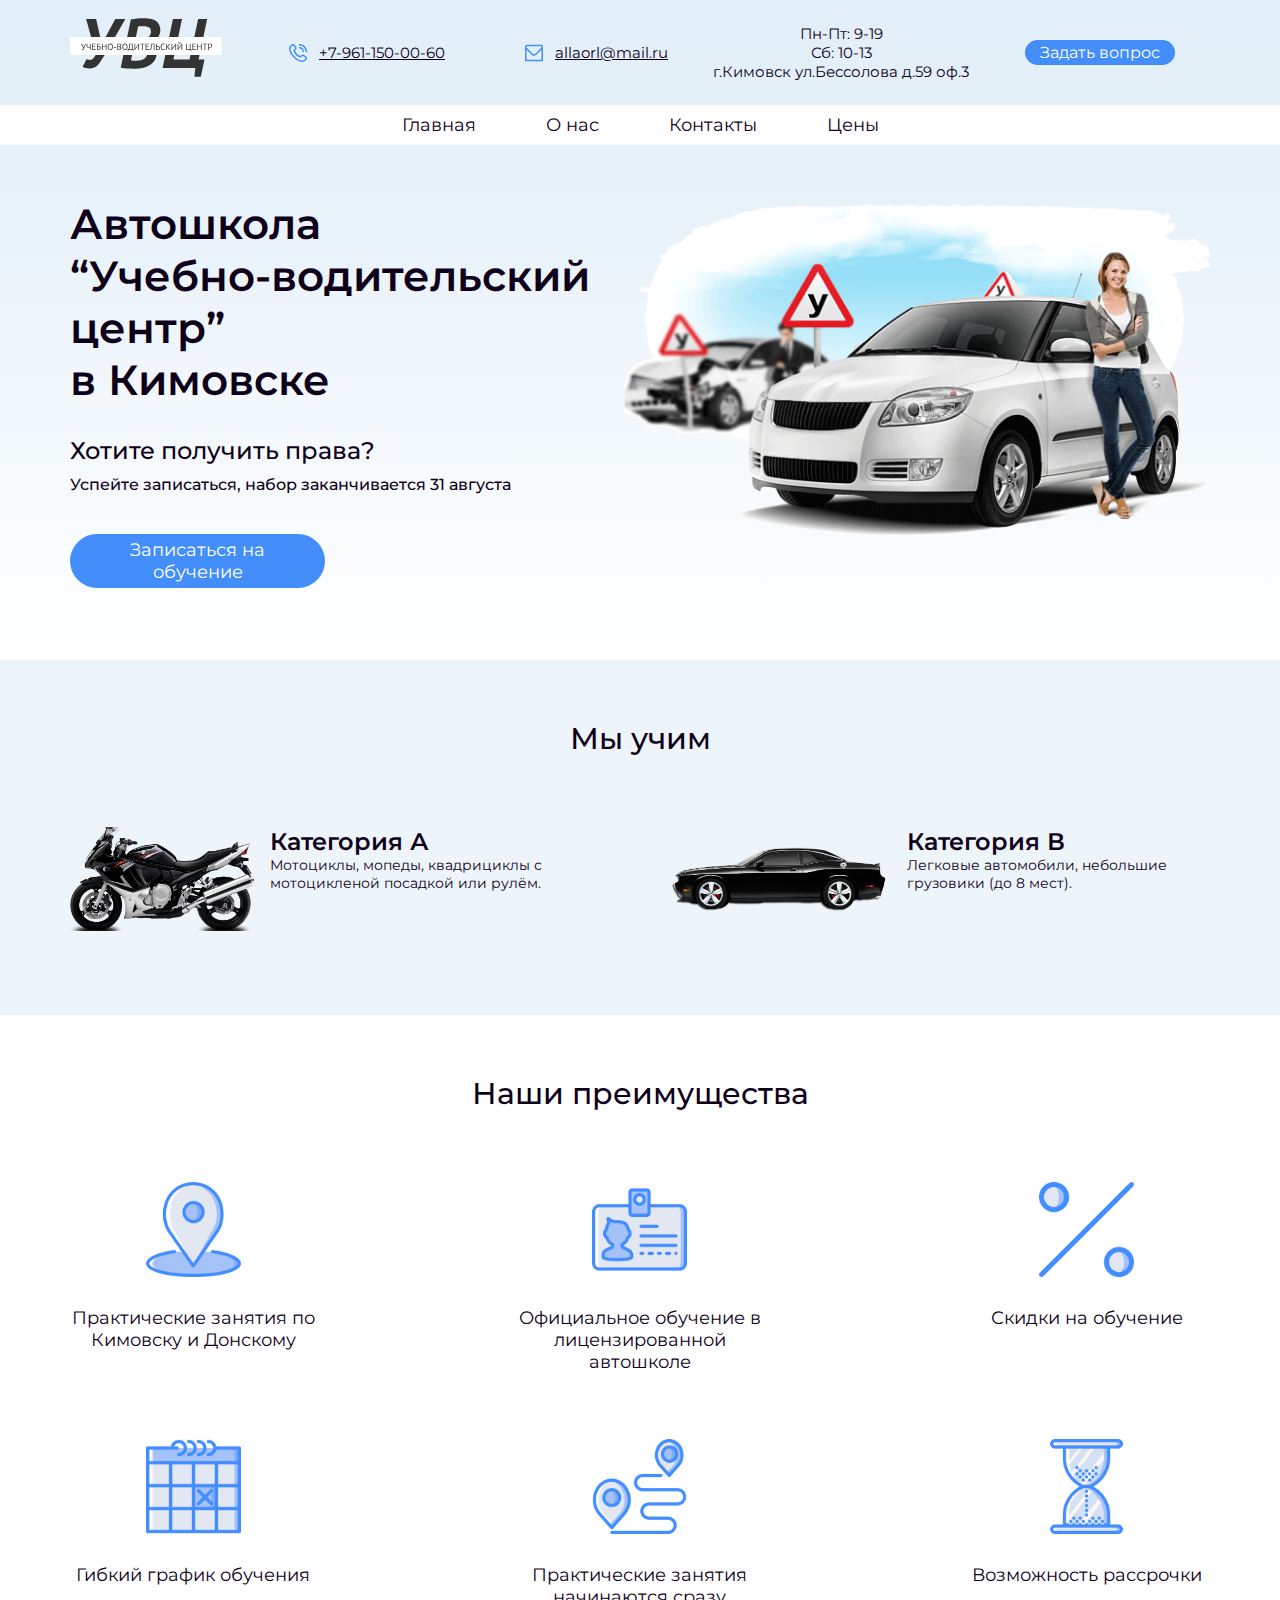
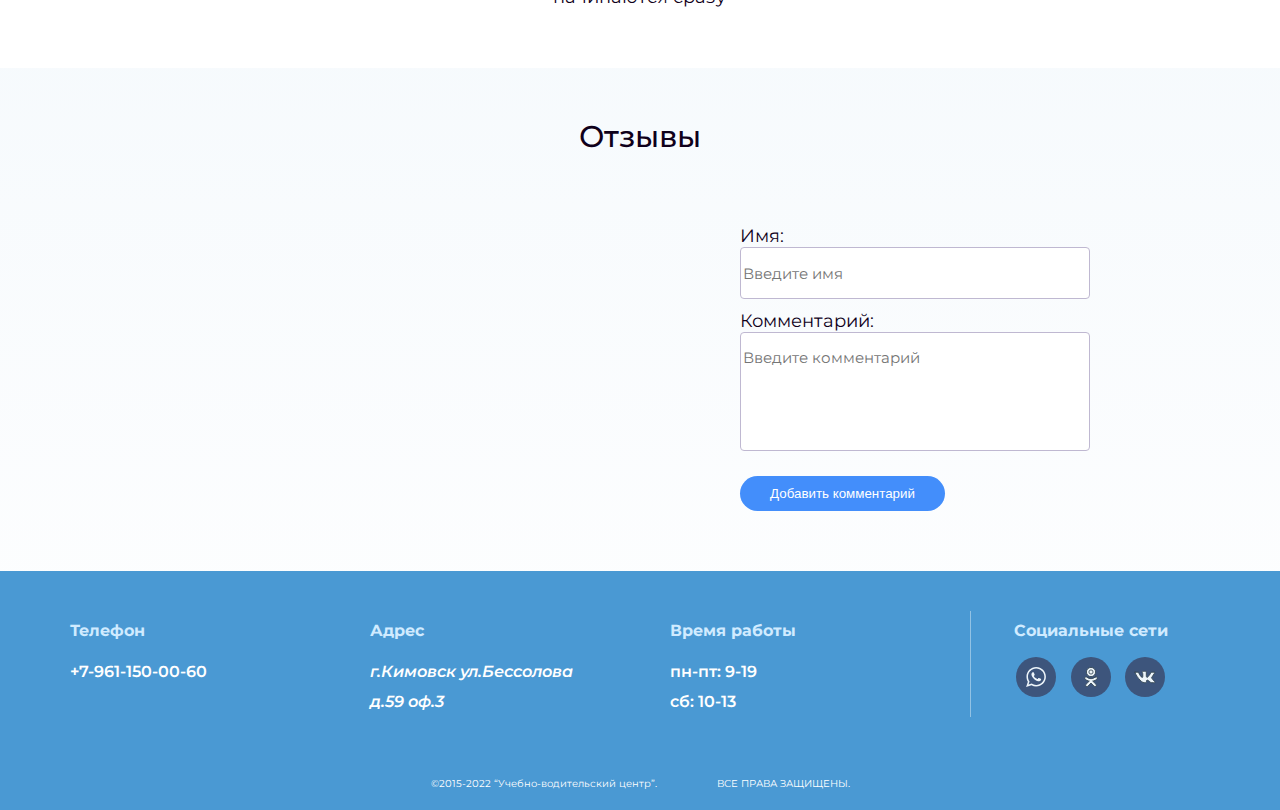
<file: index.html>
<!DOCTYPE html>
<html lang="ru">
<head>
    <meta charset="UTF-8">
    <meta http-equiv="X-UA-Compatible" content="IE=edge">
    <meta name="viewport" content="width=device-width, initial-scale=1.0">
    <meta name="yandex-verification" content="c15ad213c80458cd">
    <script type="text/javascript" async="" src="https://www.google-analytics.com/analytics.js"></script>
    <meta name="description" content="Пройди обучение в автошколе и получи права категории А и Б. Учебно-водительский центр - профессиональные инструкторы и современный автопарк в городе Кимовск">
    <link rel="canonical" href="https://yvc-kim.ru/">
    <meta property="og:title" content="Автошкола в Кимовске: отучиться на права категории А и Б - Учебно-водительский центр | Главная">
    <meta property="og:description" content="Пройди обучение в автошколе и получи права категории А и Б. Учебно-водительский центр - профессиональные инструкторы и современный автопарк в городе Кимовск">
    <meta name="twitter:description" content="Пройди обучение в автошколе и получи права категории А и Б. Учебно-водительский центр - профессиональные инструкторы и современный автопарк в городе Кимовск">
    <meta name="twitter:title" content="Автошкола в Кимовске: отучиться на права категории А и Б - Учебно-водительский центр | Главная">
    <title>Автошкола в Кимовске: отучиться на права категории А и Б - Учебно-водительский центр | Главная</title>
    <link rel="preconnect" href="https://fonts.googleapis.com">
    <link rel="preconnect" href="https://fonts.gstatic.com" crossorigin>
    <link href="https://fonts.googleapis.com/css2?family=Montserrat:wght@400;500;600;700&display=swap" rel="stylesheet">
    <link rel="stylesheet" href="css/main.css">
</head>
<body>
    <header>
        <div class="container">
            <div class="header-els">
                <div class="header-icon">
                    <img src="img/logo.svg" alt="" class="logo">
                </div>
                <a href="tel:+7-961-150-00-60" class="item-menu menu-bg tel-menu">+7-961-150-00-60</a>
                <a href="mailto:allaorl@mail.ru" class="item-menu menu-bg mail-menu">allaorl@mail.ru</a>
                <p class="text-menu">Пн-Пт: 9-19 <br> Сб: 10-13 <br>
                    г.Кимовск ул.Бессолова д.59 оф.3 </p>
                <a href="contacts.html" class="header-el item-menu btn btn-menu">Задать вопрос</a>
            </div>
        </div>
    </header>
    <div class="hero">
        <div class="nav">
            <div class="menu container">
                <a href="index.html" class="item-menu nav-menu">Главная</a>
                <a href="about.html" class="item-menu nav-menu">О нас</a>
                <a href="contacts.html" class="item-menu nav-menu">Контакты</a>
                <a href="price.html" class="item-menu nav-menu">Цены</a>
            </div>
        </div>
        
        <section class="subscription-page">
            <div class="container wrapper">
                <div class="offer">
                    <h1 class="title">Автошкола <br> “Учебно-водительский центр” <br> в Кимовске</h1>
                    <p class="offer-text">
                        <span>Хотите получить права?<br></span> 
                        Успейте записаться, набор заканчивается 31 августа
                    </p>
                    <a class="btn" id="btn-form">Записаться на обучение</a>
                    <div id="wrapper-modal">
                        <div id="overlay"><span id="btn-close" class="close">&#10006</span></div>
                        <div id="modal-window">
                            <div>
                            </div>
                            <div class="content">
                                <form class="form-contacts form-rec">
                                    <h3 class="title-rec">Записаться на обучение</h3>
                                    <div class="form-group">
                                        <input type="name" class="form-control index-input" placeholder="Имя Фамилия" required>
                                    </div>
                                    <div class="form-group">
                                        <input type="tel" class="form-control index-input" placeholder="Телефон" required>
                                    </div>
                                    <div class="form-group">
                                        <input id="checkbox" required type="checkbox">
                                        <label for="modal-checkbox">Нажимая кнопку "Отправить", я даю согласие на обработку моих персональных данных </label>
                                    </div>
                                    <div class="form-group text-right">
                                        <button type="submit" class="btn btn-primary btn-rec">Отправить</button>
                                    </div>
                                </form>
                            </div>
                        </div>
                    </div>
                </div>
                <img src="img/about_img.png" alt="" class="offer-img">
            </div>
        </section>
    </div>
    <section class="learn">
        <div class="container">
            <h2 class="title-h2">Мы учим</h2> 
            <div class="learn-cards">
                <div class="learn-card">
                    <img src="img/motorcycle.png" alt="" class="img-learn">
                    <div class="learn-item">
                        <p class="learn-title">Категория А</p>
                        <p class="learn-text">Мотоциклы, мопеды, квадрициклы с мотоцикленой посадкой или рулём.</p>
                    </div>
                </div>
                <div class="learn-card">
                    <img src="img/learn-car.png" alt="" class="img-learn">
                    <div class="learn-item">
                        <p class="learn-title">Категория В</p>
                        <p class="learn-text">Легковые автомобили, небольшие грузовики (до 8 мест).</p>
                    </div>
                </div>
            </div>
        </div>
    </section>
    <section class="privilege">
        <div class="container">
            <h2 class="title-h2">Наши преимущества</h2>   
            <div class="privilege-card">
                <div class="item-card">
                    <img src="img/icon-place.png" alt="" class="img-card">
                    <p class="card-title">Практические занятия по Кимовску и Донскому</p>
                </div>
                <div class="item-card">
                    <img src="img/icon-card.png" alt="" class="img-card">
                    <p class="card-title">Официальное обучение в лицензированной автошколе</p>
                </div>
                <div class="item-card">
                    <img src="img/icon-percent.png" alt="" class="img-card">
                    <p class="card-title">Скидки на обучение</p>
                </div>
            </div>
            <br><br><br>
            <div class="privilege-card">
                <div class="item-card">
                    <img src="img/icon-calendar.png" alt="" class="img-card">
                    <p class="card-title">Гибкий график обучения</p>
                </div>
                <div class="item-card">
                    <img src="img/icon-route.png" alt="" class="img-card">
                    <p class="card-title">Практические занятия начинаются сразу</p>
                </div>
                <div class="item-card">
                    <img src="img/icon-hourglass.png" alt="" class="img-card">
                    <p class="card-title">Возможность рассрочки</p>
                </div>
            </div>
        </div>
    </section>
    <section class="comment">
        <div class="container">
            <h2 class="title-h2">
                Отзывы
            </h2>
            <div class="wrap">
                <div class="row">
                    <div class="col-lg-6">
                        <div id="comment-field"></div>
                    </div>
                    <div class="col-lg-6">
                        <form class="form-comment">
                            <div class="form-group">
                                <label for="comment-name">Имя:</label>
                                <input type="name" class="form-control" id="comment-name" placeholder="Введите имя">
                            </div>
                            <div class="form-group">
                                <label for="comment-body">Комментарий:</label> <br>
                                <textarea type="password" class="form-control form-message" id="comment-body" placeholder="Введите комментарий"></textarea>
                            </div>
                            <div class="form-group text-right">
                                <button type="submit" id="comment-add" class="btn btn-primary">Добавить комментарий</button>
                            </div>
                        </form>
                    </div>
                </div>
            </div>
         </div>       
    </section>
    <footer>
        <div class="footer container">
            <div class="footer-top">
                <div class="footer-column">
                    <h3 class="footer-title">Телефон</h3>
                    <a href="tel:+7-961-150-00-60" class="footer-text">+7-961-150-00-60</a>
                </div>
                <div class="footer-column">
                    <h3 class="footer-title">Адрес</h3>
                    <address class="footer-text">г.Кимовск ул.Бессолова д.59 оф.3</address>
                </div>
                <div class="footer-column">
                    <h3 class="footer-title">Время работы</h3>
                    <p class="footer-text">пн-пт: 9-19 <br> сб: 10-13</p>
                </div>
                <div class="footer-column">
                    <h3 class="footer-title">Социальные сети</h3>
                    <ul class="social list-reset">
                        <li class="social-item"><a href="https://api.whatsapp.com/send?phone=79611500060&amp;text=%D0%9F%D1%80%D0%B8%D0%B2%D0%B5%D1%82!%20%D0%A5%D0%BE%D1%87%D1%83%20%D0%BF%D0%BE%D0%B4%D1%80%D0%BE%D0%B1%D0%BD%D0%B5%D0%B5%20%D1%83%D0%B7%D0%BD%D0%B0%D1%82%D1%8C%20%D0%BE%D0%B1%20%D0%BE%D0%B1%D1%83%D1%87%D0%B5%D0%BD%D0%B8%D0%B8." class="social-link social-link-whats" target="_blank" aria-label="link to whatsapp"></a></li>
                        <li class="social-item"><a href="https://ok.ru/group/53995600937186?st._aid=ExternalGroupWidget_OpenGroup" class="social-link social-link-odn" target="_blank" aria-label="link to odnoklassniki"></a></li>
                        <li class="social-item"><a href="https://vk.com/id431178431" class="social-link social-link-vk" target="_blank" aria-label="link to vk"></a></li>
                    </ul>
                </div>
            </div>
            <div class="footer-inf">
                <p>&copy;2015-2022 “Учебно-водительский центр”.</p>
                <p>ВСЕ ПРАВА ЗАЩИЩЕНЫ.</p>
            </div>
        </div>
    </footer>
    <script src="js/main.js"></script>
</body>
</html>
</file>
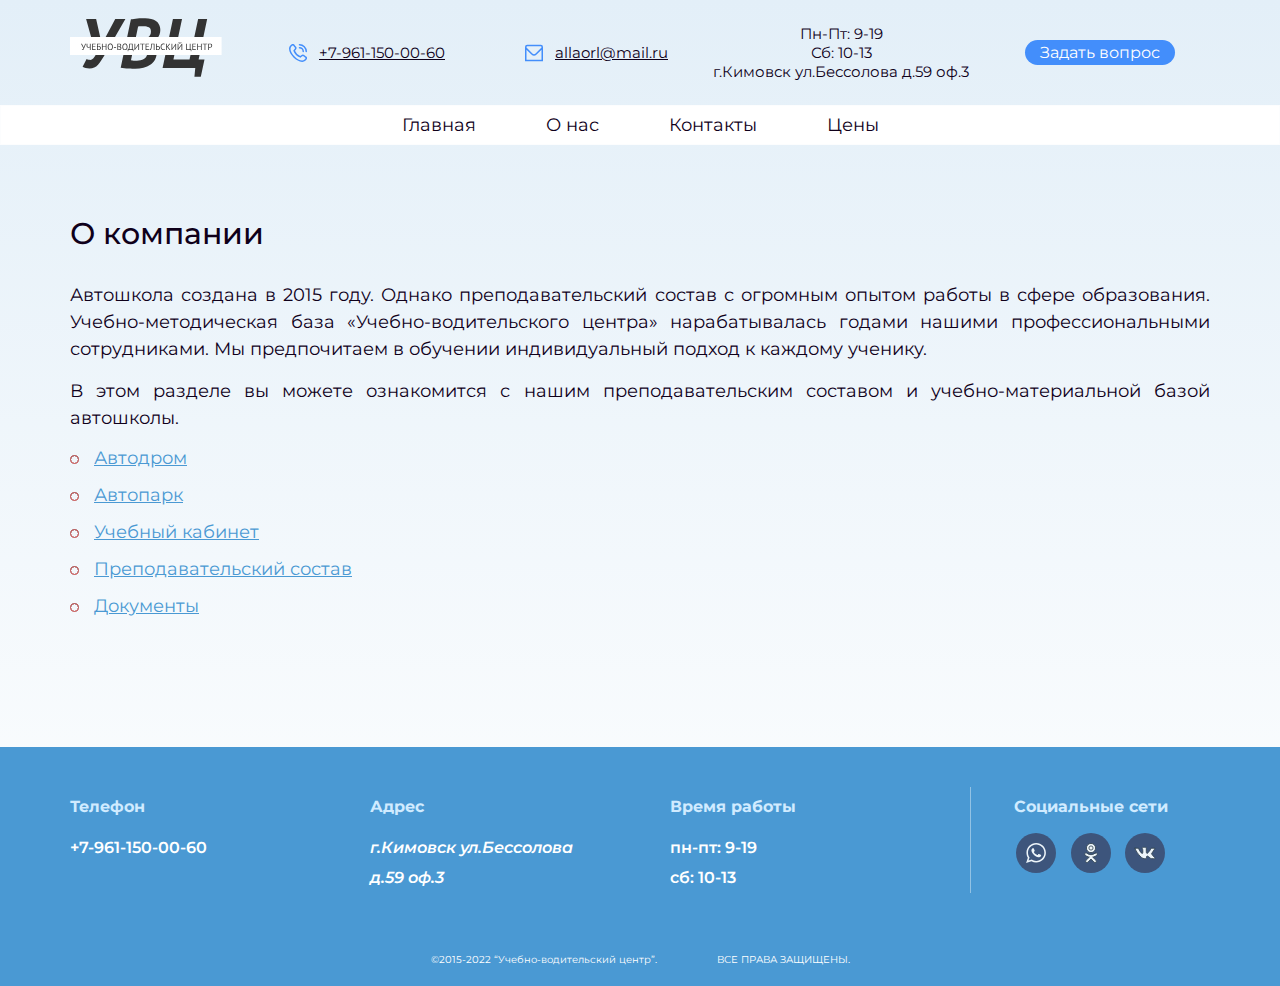
<file: about.html>
<!DOCTYPE html>
<html lang="ru">
<head>
    <meta charset="UTF-8">
    <meta http-equiv="X-UA-Compatible" content="IE=edge">
    <meta name="viewport" content="width=device-width, initial-scale=1.0">
    <meta name="description" content="Пройди обучение в автошколе и получи права категории А и Б. Учебно-водительский центр - профессиональные инструкторы и современный автопарк в городе Кимовск">
    <title>Автошкола в Кимовске: отучиться на права категории А и Б - Учебно-водительский центр | О нас</title>
    <link rel="preconnect" href="https://fonts.googleapis.com">
    <link rel="preconnect" href="https://fonts.gstatic.com" crossorigin>
    <link href="https://fonts.googleapis.com/css2?family=Montserrat:wght@400;500;600;700&display=swap" rel="stylesheet">
    <link rel="stylesheet" href="css/main.css">
</head>
<body>
    <header>
        <div class="container">
            <div class="header-els">
                <div class="header-icon"> <!--Header -->
                    <img src="img/logo.svg" alt="" class="logo">
                </div>
                <a href="tel:+7-961-150-00-60" class="item-menu menu-bg tel-menu">+7-961-150-00-60</a>
                <a href="mailto:allaorl@mail.ru" class="item-menu menu-bg mail-menu">allaorl@mail.ru</a>
                <p class="text-menu">Пн-Пт: 9-19 <br> Сб: 10-13 <br>
                    г.Кимовск ул.Бессолова д.59 оф.3 </p>
                <a href="contacts.html" class="header-el item-menu btn btn-menu">Задать вопрос</a>
            </div>
        </div>
    </header>
    <div class="nav">
        <div class="menu container">
            <a href="index.html" class="item-menu nav-menu">Главная</a>
            <a href="about.html" class="item-menu nav-menu">О нас</a>
            <a href="contacts.html" class="item-menu nav-menu">Контакты</a>
            <a href="price.html" class="item-menu nav-menu">Цены</a>
        </div>
    </div>
    <div class="container">
        <div class="about-school">
            <h1 class="title-about">О компании</h1>
            <p class="about-text">Автошкола создана в 2015 году. Однако преподавательский состав с огромным опытом работы в сфере образования. Учебно-методическая база 
                «Учебно-водительского центра» нарабатывалась годами нашими профессиональными сотрудниками. Мы предпочитаем в обучении индивидуальный подход к каждому ученику. </p>
            <p class="about-text">В этом разделе вы можете ознакомится с нашим преподавательским составом и учебно-материальной базой автошколы.</p>
            <ul class="list-reset list-info">
                <li class="item-info"><img src="img/Ellipse-2.svg" alt=""> <a href="autodrome.html" class="item-about">Автодром</a></li>
                <li class="item-info"><img src="img/Ellipse-2.svg" alt=""> <a href="car.html" class="item-about">Автопарк</a></li>
                <li class="item-info"><img src="img/Ellipse-2.svg" alt=""> <a href="class.html" class="item-about">Учебный кабинет</a></li>
                <li class="item-info"><img src="img/Ellipse-2.svg" alt=""> <a href="teachers.html" class="item-about">Преподавательский состав</a></li>
                <li class="item-info"><img src="img/Ellipse-2.svg" alt=""> <a href="documents.html" class="item-about">Документы</a></li>
            </ul>
        </div>
    </div>
    <footer>
        <div class="footer container">
            <div class="footer-top">
                <div class="footer-column">
                    <h3 class="footer-title">Телефон</h3>
                    <a href="tel:+7-961-150-00-60" class="footer-text">+7-961-150-00-60</a>
                </div>
                <div class="footer-column">
                    <h3 class="footer-title">Адрес</h3>
                    <address class="footer-text">г.Кимовск ул.Бессолова д.59 оф.3</address>
                </div>
                <div class="footer-column">
                    <h3 class="footer-title">Время работы</h3>
                    <p class="footer-text">пн-пт: 9-19 <br> сб: 10-13</p>
                </div>
                <div class="footer-column">
                    <h3 class="footer-title">Социальные сети</h3>
                    <ul class="social list-reset">
                        <li class="social-item"><a href="https://api.whatsapp.com/send?phone=79611500060&amp;text=%D0%9F%D1%80%D0%B8%D0%B2%D0%B5%D1%82!%20%D0%A5%D0%BE%D1%87%D1%83%20%D0%BF%D0%BE%D0%B4%D1%80%D0%BE%D0%B1%D0%BD%D0%B5%D0%B5%20%D1%83%D0%B7%D0%BD%D0%B0%D1%82%D1%8C%20%D0%BE%D0%B1%20%D0%BE%D0%B1%D1%83%D1%87%D0%B5%D0%BD%D0%B8%D0%B8." class="social-link social-link-whats" target="_blank" aria-label="link to whatsapp"></a></li>
                        <li class="social-item"><a href="https://ok.ru/group/53995600937186?st._aid=ExternalGroupWidget_OpenGroup" class="social-link social-link-odn" target="_blank" aria-label="link to odnoklassniki"></a></li>
                        <li class="social-item"><a href="https://vk.com/id431178431" class="social-link social-link-vk" target="_blank" aria-label="link to vk"></a></li>
                    </ul>
                </div>
            </div>
            <div class="footer-inf">
                <p>&copy;2015-2022 “Учебно-водительский центр”.</p>
                <p>ВСЕ ПРАВА ЗАЩИЩЕНЫ.</p>
            </div>
        </div>
    </footer>
</body>
</html>
</file>
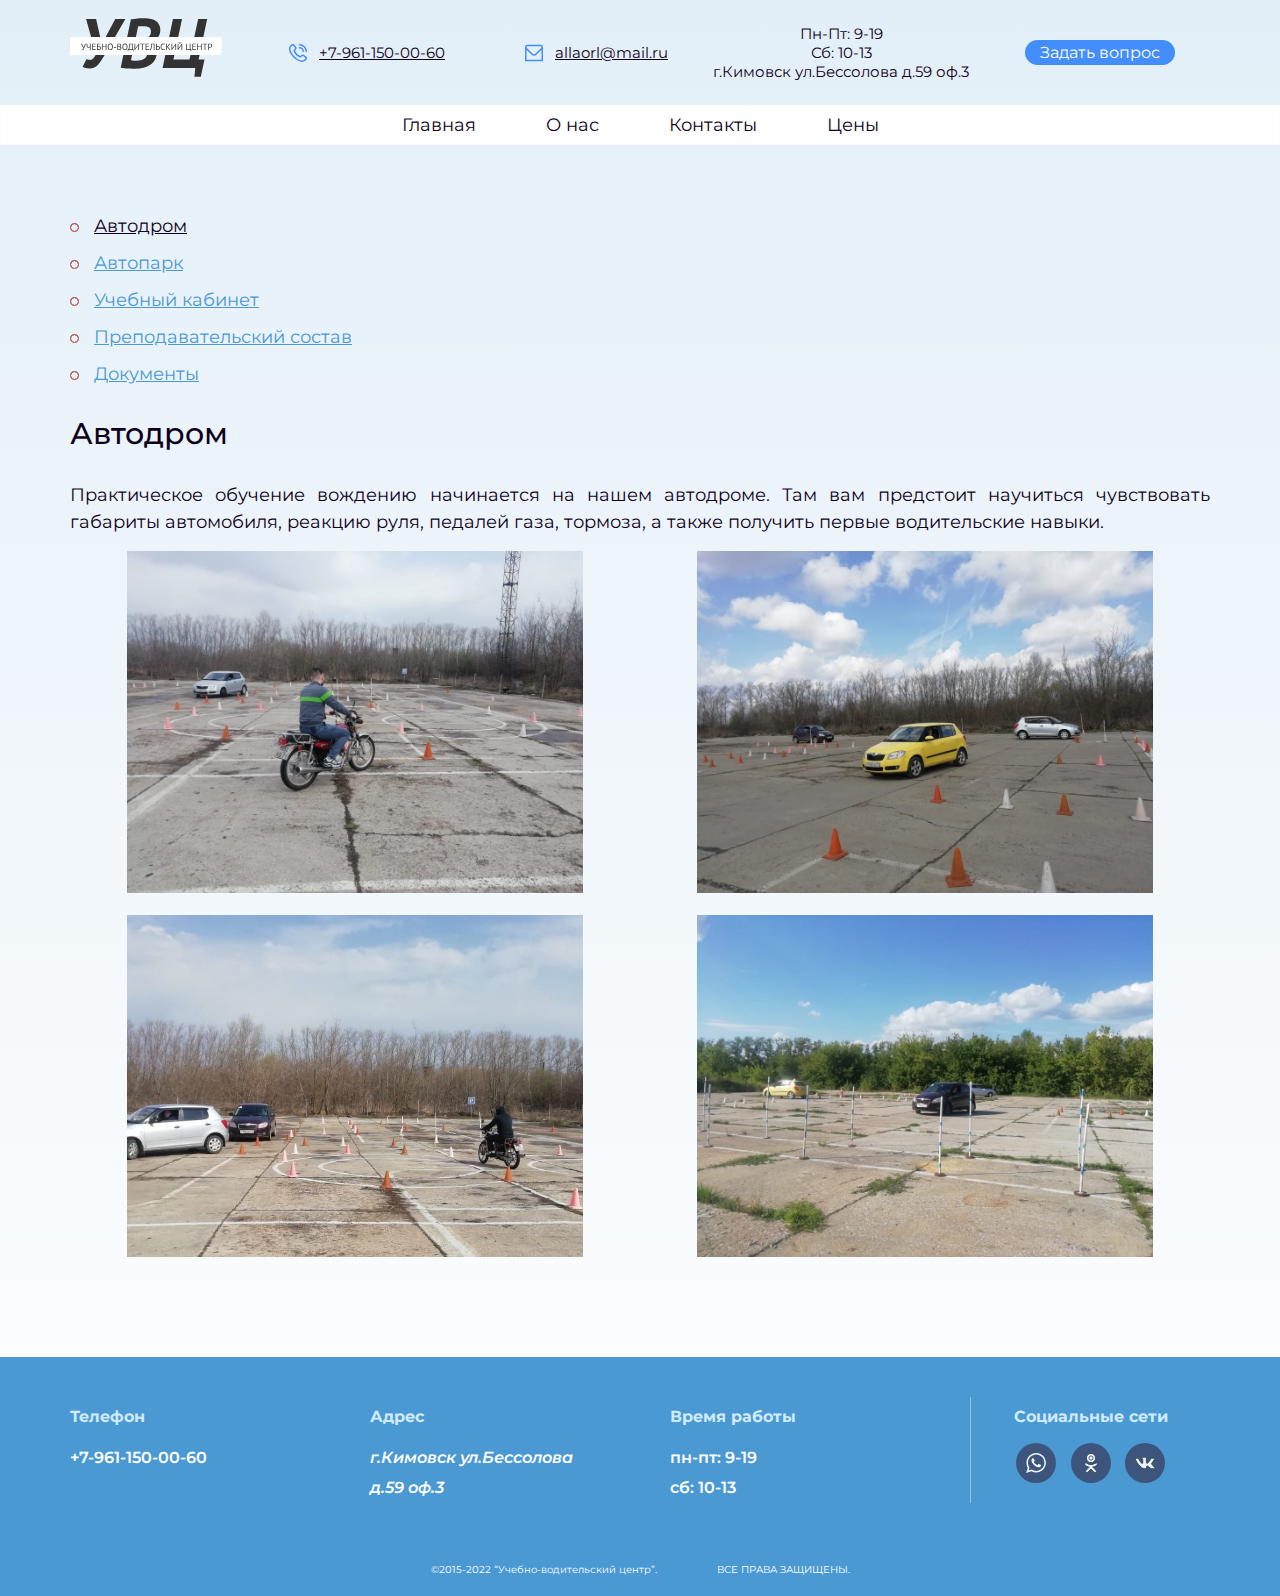
<file: autodrome.html>
<!DOCTYPE html>
<html lang="ru">
<head>
    <meta charset="UTF-8">
    <meta http-equiv="X-UA-Compatible" content="IE=edge">
    <meta name="viewport" content="width=device-width, initial-scale=1.0">
    <meta name="description" content="Пройди обучение в автошколе и получи права категории А и Б. Учебно-водительский центр - профессиональные инструкторы и современный автопарк в городе Кимовск">
    <title>Автошкола в Кимовске: отучиться на права категории А и Б - Учебно-водительский центр | Автодром</title>
    <link rel="preconnect" href="https://fonts.googleapis.com">
    <link rel="preconnect" href="https://fonts.gstatic.com" crossorigin>
    <link href="https://fonts.googleapis.com/css2?family=Montserrat:wght@400;500;600;700&display=swap" rel="stylesheet">
    <link rel="stylesheet" href="css/main.css">
</head>
<body>
    <header>
        <div class="container">
            <div class="header-els">
                <div class="header-icon">
                    <img src="img/logo.svg" alt="" class="logo">
                </div>
                <a href="tel:+7-961-150-00-60" class="item-menu menu-bg tel-menu">+7-961-150-00-60</a>
                <a href="mailto:allaorl@mail.ru" class="item-menu menu-bg mail-menu">allaorl@mail.ru</a>
                <p class="text-menu">Пн-Пт: 9-19 <br> Сб: 10-13 <br>
                    г.Кимовск ул.Бессолова д.59 оф.3 </p>
                <a href="contacts.html" class="header-el item-menu btn btn-menu">Задать вопрос</a>
            </div>
        </div>
    </header>
    <div class="nav">
        <div class="menu container">
            <a href="index.html" class="item-menu nav-menu">Главная</a>
            <a href="about.html" class="item-menu nav-menu">О нас</a>
            <a href="contacts.html" class="item-menu nav-menu">Контакты</a>
            <a href="price.html" class="item-menu nav-menu">Цены</a>
        </div>
    </div>
    <div class="container">
        <div class="about-school">
            <ul class="list-reset list-info">
                <li class="item-info"><img src="img/Ellipse-2.svg" alt=""> <a href="autodrome.html" class="item-about current-link">Автодром</a></li>
                <li class="item-info"><img src="img/Ellipse-2.svg" alt=""> <a href="car.html" class="item-about">Автопарк</a></li>
                <li class="item-info"><img src="img/Ellipse-2.svg" alt=""> <a href="class.html" class="item-about">Учебный кабинет</a></li>
                <li class="item-info"><img src="img/Ellipse-2.svg" alt=""> <a href="teachers.html" class="item-about">Преподавательский состав</a></li>
                <li class="item-info"><img src="img/Ellipse-2.svg" alt=""> <a href="documents.html" class="item-about">Документы</a></li>
            </ul>

            <h1 class="title-about">Автодром</h1>
            <p class="about-text">Практическое обучение вождению начинается на нашем автодроме. Там вам предстоит научиться чувствовать габариты автомобиля, реакцию руля, педалей газа, тормоза, а также получить первые водительские навыки.</p>
            <div class="img-wrap">
                <img src="img/1.jpg" alt="" id="modalImg" class="autodrome-img">
                <img src="img/3.jpg" alt="" id="modalImg2" class="autodrome-img">
            </div>
            <br>
            <div class="img-wrap">
                <img src="img/2.jpg" alt="" id="modalImg3" class="autodrome-img">
                <img src="img/WhatsApp Image 2022-08-18 at 10.43.46.jpeg" alt="" id="modalImg4" class="autodrome-img">
            </div>
            <div id="modal" class="modal">
                <span class="close" onclick="document.getElementById('modal').style.display='none'">&#10006</span>
                <img alt="" class="modal-content" id="img01">
                <div id="caption"></div>
            </div>
        </div>
    </div>
    <footer>
        <div class="footer container">
            <div class="footer-top">
                <div class="footer-column">
                    <h3 class="footer-title">Телефон</h3>
                    <a href="tel:+7-961-150-00-60" class="footer-text">+7-961-150-00-60</a>
                </div>
                <div class="footer-column">
                    <h3 class="footer-title">Адрес</h3>
                    <address class="footer-text">г.Кимовск ул.Бессолова д.59 оф.3</address>
                </div>
                <div class="footer-column">
                    <h3 class="footer-title">Время работы</h3>
                    <p class="footer-text">пн-пт: 9-19 <br> сб: 10-13</p>
                </div>
                <div class="footer-column">
                    <h3 class="footer-title">Социальные сети</h3>
                    <ul class="social list-reset">
                        <li class="social-item"><a href="https://api.whatsapp.com/send?phone=79611500060&amp;text=%D0%9F%D1%80%D0%B8%D0%B2%D0%B5%D1%82!%20%D0%A5%D0%BE%D1%87%D1%83%20%D0%BF%D0%BE%D0%B4%D1%80%D0%BE%D0%B1%D0%BD%D0%B5%D0%B5%20%D1%83%D0%B7%D0%BD%D0%B0%D1%82%D1%8C%20%D0%BE%D0%B1%20%D0%BE%D0%B1%D1%83%D1%87%D0%B5%D0%BD%D0%B8%D0%B8." class="social-link social-link-whats" target="_blank" aria-label="link to whatsapp"></a></li>
                        <li class="social-item"><a href="https://ok.ru/group/53995600937186?st._aid=ExternalGroupWidget_OpenGroup" class="social-link social-link-odn" target="_blank" aria-label="link to odnoklassniki"></a></li>
                        <li class="social-item"><a href="https://vk.com/id431178431" class="social-link social-link-vk" target="_blank" aria-label="link to vk"></a></li>
                    </ul>
                </div>
            </div>
            <div class="footer-inf">
                <p>&copy;2015-2022 “Учебно-водительский центр”.</p>
                <p>ВСЕ ПРАВА ЗАЩИЩЕНЫ.</p>
            </div>
        </div>
    </footer>
    <script src="js/modal.js"></script>
</body>
</html>
</file>
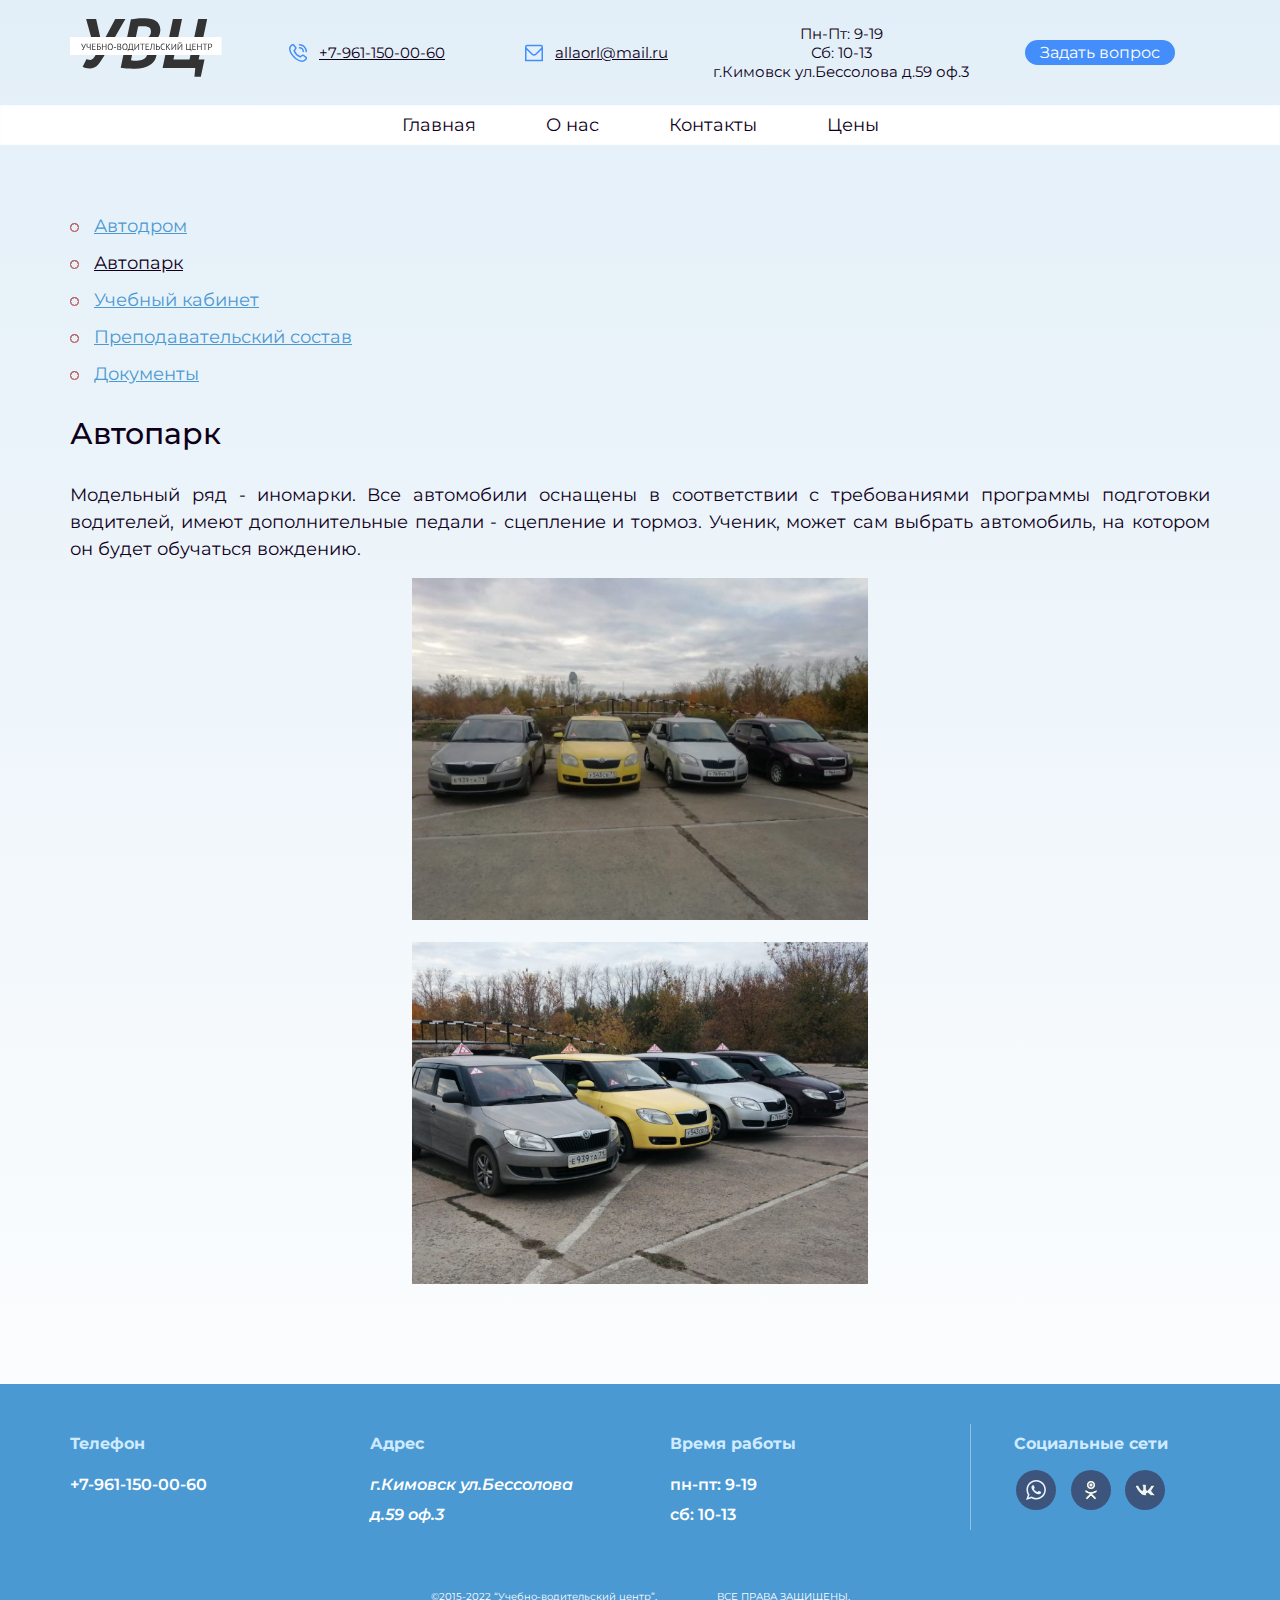
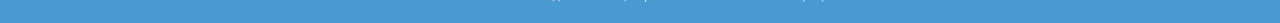
<file: car.html>
<!DOCTYPE html>
<html lang="ru">
<head>
    <meta charset="UTF-8">
    <meta http-equiv="X-UA-Compatible" content="IE=edge">
    <meta name="viewport" content="width=device-width, initial-scale=1.0">
    <meta name="description" content="Пройди обучение в автошколе и получи права категории А и Б. Учебно-водительский центр - профессиональные инструкторы и современный автопарк в городе Кимовск">
    <title>Автошкола в Кимовске: отучиться на права категории А и Б - Учебно-водительский центр | Автопарк</title>
    <link rel="preconnect" href="https://fonts.googleapis.com">
    <link rel="preconnect" href="https://fonts.gstatic.com" crossorigin>
    <link href="https://fonts.googleapis.com/css2?family=Montserrat:wght@400;500;600;700&display=swap" rel="stylesheet">
    <link rel="stylesheet" href="css/main.css">
</head>
<body>
    <header>
        <div class="container">
            <div class="header-els">
                <div class="header-icon">
                    <img src="img/logo.svg" alt="" class="logo">
                </div>
                <a href="tel:+7-961-150-00-60" class="item-menu menu-bg tel-menu">+7-961-150-00-60</a>
                <a href="mailto:allaorl@mail.ru" class="item-menu menu-bg mail-menu">allaorl@mail.ru</a>
                <p class="text-menu">Пн-Пт: 9-19 <br> Сб: 10-13 <br>
                    г.Кимовск ул.Бессолова д.59 оф.3 </p>
                <a href="contacts.html" class="header-el item-menu btn btn-menu">Задать вопрос</a>
            </div>
        </div>
    </header>
    <div class="nav">
        <div class="menu container">
            <a href="index.html" class="item-menu nav-menu">Главная</a>
            <a href="about.html" class="item-menu nav-menu">О нас</a>
            <a href="contacts.html" class="item-menu nav-menu">Контакты</a>
            <a href="price.html" class="item-menu nav-menu">Цены</a>
        </div>
    </div>
    <div class="container">
        <div class="about-school">
            <ul class="list-reset list-info">
                <li class="item-info"><img src="img/Ellipse-2.svg" alt=""> <a href="autodrome.html" class="item-about">Автодром</a></li>
                <li class="item-info"><img src="img/Ellipse-2.svg" alt=""> <a href="car.html" class="item-about current-link">Автопарк</a></li>
                <li class="item-info"><img src="img/Ellipse-2.svg" alt=""> <a href="class.html" class="item-about">Учебный кабинет</a></li>
                <li class="item-info"><img src="img/Ellipse-2.svg" alt=""> <a href="teachers.html" class="item-about">Преподавательский состав</a></li>
                <li class="item-info"><img src="img/Ellipse-2.svg" alt=""> <a href="documents.html" class="item-about">Документы</a></li>
            </ul>
            <h1 class="title-about">Автопарк</h1>
            <p class="about-text">Модельный ряд - иномарки. Все автомобили оснащены в соответствии с требованиями программы подготовки водителей, имеют дополнительные педали - сцепление и тормоз.
                Ученик, может сам выбрать автомобиль, на котором он будет обучаться вождению.</p>
            <div class="img-wrap">
                <img src="img/car.jpg" alt="" id="modalImg" class="autodrome-img autodrome-img-3">
            </div>
            <br>
            <div class="img-wrap">
                <img src="img/car2.jpg" alt="" id="modalImg2" class="autodrome-img autodrome-img-3">
            </div>
            <div id="modal" class="modal">
                <span class="close" onclick="document.getElementById('modal').style.display='none'">&#10006</span>
                <img alt="" class="modal-content" id="img01">
                <div id="caption"></div>
            </div>
        </div>
    </div>
    <footer>
        <div class="footer container">
            <div class="footer-top">
                <div class="footer-column">
                    <h3 class="footer-title">Телефон</h3>
                    <a href="tel:+7-961-150-00-60" class="footer-text">+7-961-150-00-60</a>
                </div>
                <div class="footer-column">
                    <h3 class="footer-title">Адрес</h3>
                    <address class="footer-text">г.Кимовск ул.Бессолова д.59 оф.3</address>
                </div>
                <div class="footer-column">
                    <h3 class="footer-title">Время работы</h3>
                    <p class="footer-text">пн-пт: 9-19 <br> сб: 10-13</p>
                </div>
                <div class="footer-column">
                    <h3 class="footer-title">Социальные сети</h3>
                    <ul class="social list-reset">
                        <li class="social-item"><a href="https://api.whatsapp.com/send?phone=79611500060&amp;text=%D0%9F%D1%80%D0%B8%D0%B2%D0%B5%D1%82!%20%D0%A5%D0%BE%D1%87%D1%83%20%D0%BF%D0%BE%D0%B4%D1%80%D0%BE%D0%B1%D0%BD%D0%B5%D0%B5%20%D1%83%D0%B7%D0%BD%D0%B0%D1%82%D1%8C%20%D0%BE%D0%B1%20%D0%BE%D0%B1%D1%83%D1%87%D0%B5%D0%BD%D0%B8%D0%B8." class="social-link social-link-whats" target="_blank" aria-label="link to whatsapp"></a></li>
                        <li class="social-item"><a href="https://ok.ru/group/53995600937186?st._aid=ExternalGroupWidget_OpenGroup" class="social-link social-link-odn" target="_blank" aria-label="link to odnoklassniki"></a></li>
                        <li class="social-item"><a href="https://vk.com/id431178431" class="social-link social-link-vk" target="_blank" aria-label="link to vk"></a></li>
                    </ul>
                </div>
            </div>
            <div class="footer-inf">
                <p>&copy;2015-2022 “Учебно-водительский центр”.</p>
                <p>ВСЕ ПРАВА ЗАЩИЩЕНЫ.</p>
            </div>
        </div>
    </footer>
    <script src="js/modal.js"></script>
</body>
</html>
</file>
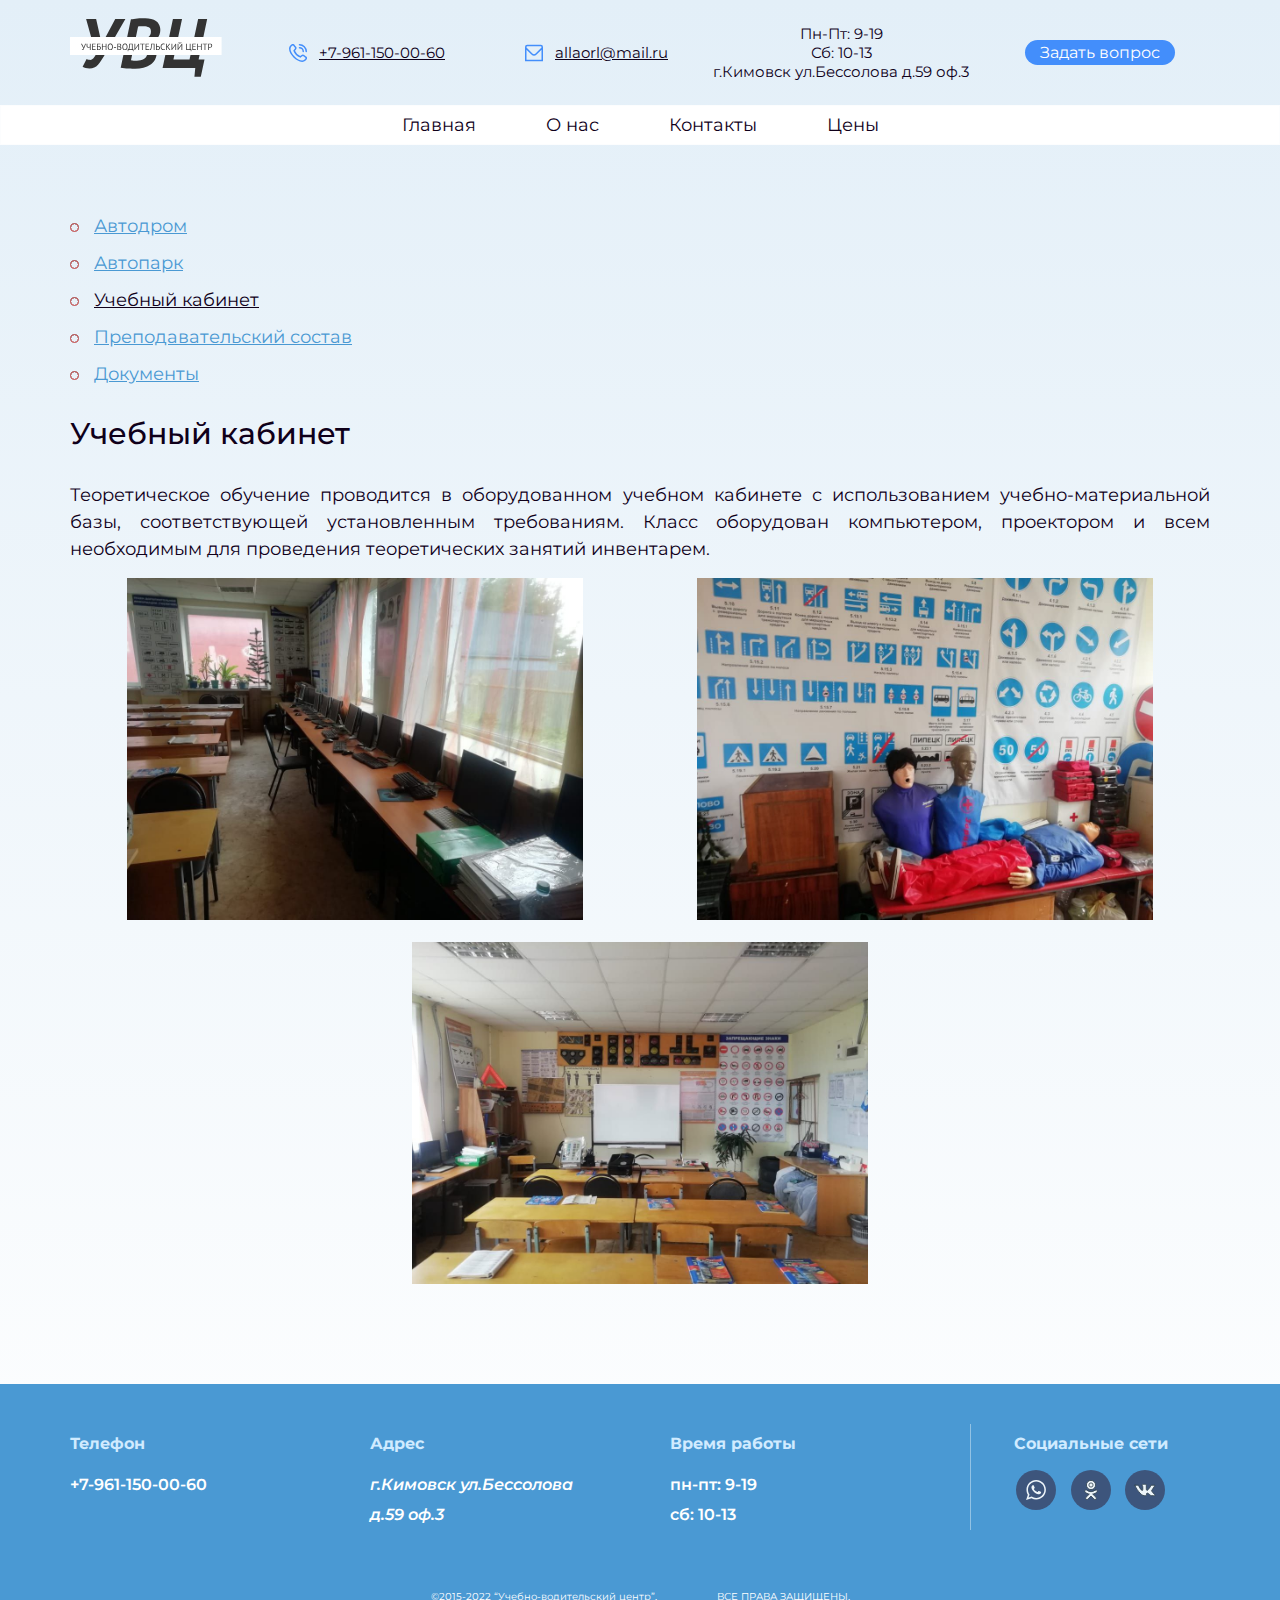
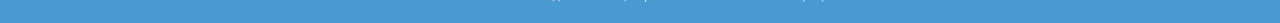
<file: class.html>
<!DOCTYPE html>
<html lang="ru">
<head>
    <meta charset="UTF-8">
    <meta http-equiv="X-UA-Compatible" content="IE=edge">
    <meta name="viewport" content="width=device-width, initial-scale=1.0">
    <meta name="description" content="Пройди обучение в автошколе и получи права категории А и Б. Учебно-водительский центр - профессиональные инструкторы и современный автопарк в городе Кимовск">
    <title>Автошкола в Кимовске: отучиться на права категории А и Б - Учебно-водительский центр | Класс</title>
    <link rel="preconnect" href="https://fonts.googleapis.com">
    <link rel="preconnect" href="https://fonts.gstatic.com" crossorigin>
    <link href="https://fonts.googleapis.com/css2?family=Montserrat:wght@400;500;600;700&display=swap" rel="stylesheet">
    <link rel="stylesheet" href="css/main.css">
</head>
<body>
    <header>
        <div class="container">
            <div class="header-els">
                <div class="header-icon">
                    <img src="img/logo.svg" alt="" class="logo">
                </div>
                <a href="tel:+7-961-150-00-60" class="item-menu menu-bg tel-menu">+7-961-150-00-60</a>
                <a href="mailto:allaorl@mail.ru" class="item-menu menu-bg mail-menu">allaorl@mail.ru</a>
                <p class="text-menu">Пн-Пт: 9-19 <br> Сб: 10-13 <br>
                    г.Кимовск ул.Бессолова д.59 оф.3 </p>
                <a href="contacts.html" class="header-el item-menu btn btn-menu">Задать вопрос</a>
            </div>
        </div>
    </header>
    <div class="nav">
        <div class="menu container">
            <a href="index.html" class="item-menu nav-menu">Главная</a>
            <a href="about.html" class="item-menu nav-menu">О нас</a>
            <a href="contacts.html" class="item-menu nav-menu">Контакты</a>
            <a href="price.html" class="item-menu nav-menu">Цены</a>
        </div>
    </div>
    <div class="container">
        <div class="about-school">
            <ul class="list-reset list-info">
                <li class="item-info"><img src="img/Ellipse-2.svg" alt=""> <a href="autodrome.html" class="item-about">Автодром</a></li>
                <li class="item-info"><img src="img/Ellipse-2.svg" alt=""> <a href="car.html" class="item-about">Автопарк</a></li>
                <li class="item-info"><img src="img/Ellipse-2.svg" alt=""> <a href="class.html" class="item-about current-link">Учебный кабинет</a></li>
                <li class="item-info"><img src="img/Ellipse-2.svg" alt=""> <a href="teachers.html" class="item-about">Преподавательский состав</a></li>
                <li class="item-info"><img src="img/Ellipse-2.svg" alt=""> <a href="documents.html" class="item-about">Документы</a></li>
            </ul>

            <h1 class="title-about">Учебный кабинет</h1>
            <p class="about-text">Теоретическое обучение проводится в оборудованном учебном кабинете с использованием учебно-материальной базы, соответствующей установленным требованиям. Класс оборудован компьютером, проектором и всем необходимым для проведения теоретических занятий инвентарем.</p>
            <div class="img-wrap">
                <img src="img/class3.jpg" alt="" id="modalImg" class="autodrome-img">
                <img src="img/class2.jpg" alt="" id="modalImg2" class="autodrome-img">
            </div>
            <br>
            <div class="img-wrap">
                <img src="img/class1.jpg" alt="" id="modalImg3" class="autodrome-img autodrome-img-3">
            </div>
            <div id="modal" class="modal">
                <span class="close" onclick="document.getElementById('modal').style.display='none'">&#10006</span>
                <img alt="" class="modal-content" id="img01">
                <div id="caption"></div>
            </div>
        </div>
    </div>
    <footer>
        <div class="footer container">
            <div class="footer-top">
                <div class="footer-column">
                    <h3 class="footer-title">Телефон</h3>
                    <a href="tel:+7-961-150-00-60" class="footer-text">+7-961-150-00-60</a>
                </div>
                <div class="footer-column">
                    <h3 class="footer-title">Адрес</h3>
                    <address class="footer-text">г.Кимовск ул.Бессолова д.59 оф.3</address>
                </div>
                <div class="footer-column">
                    <h3 class="footer-title">Время работы</h3>
                    <p class="footer-text">пн-пт: 9-19 <br> сб: 10-13</p>
                </div>
                <div class="footer-column">
                    <h3 class="footer-title">Социальные сети</h3>
                    <ul class="social list-reset">
                        <li class="social-item"><a href="https://api.whatsapp.com/send?phone=79611500060&amp;text=%D0%9F%D1%80%D0%B8%D0%B2%D0%B5%D1%82!%20%D0%A5%D0%BE%D1%87%D1%83%20%D0%BF%D0%BE%D0%B4%D1%80%D0%BE%D0%B1%D0%BD%D0%B5%D0%B5%20%D1%83%D0%B7%D0%BD%D0%B0%D1%82%D1%8C%20%D0%BE%D0%B1%20%D0%BE%D0%B1%D1%83%D1%87%D0%B5%D0%BD%D0%B8%D0%B8." class="social-link social-link-whats" target="_blank" aria-label="link to whatsapp"></a></li>
                        <li class="social-item"><a href="https://ok.ru/group/53995600937186?st._aid=ExternalGroupWidget_OpenGroup" class="social-link social-link-odn" target="_blank" aria-label="link to odnoklassniki"></a></li>
                        <li class="social-item"><a href="https://vk.com/id431178431" class="social-link social-link-vk" target="_blank" aria-label="link to vk"></a></li>
                    </ul>
                </div>
            </div>
            <div class="footer-inf">
                <p>&copy;2015-2022 “Учебно-водительский центр”.</p>
                <p>ВСЕ ПРАВА ЗАЩИЩЕНЫ.</p>
            </div>
        </div>
    </footer>
    <script src="js/modal.js"></script>
</body>
</html>
</file>
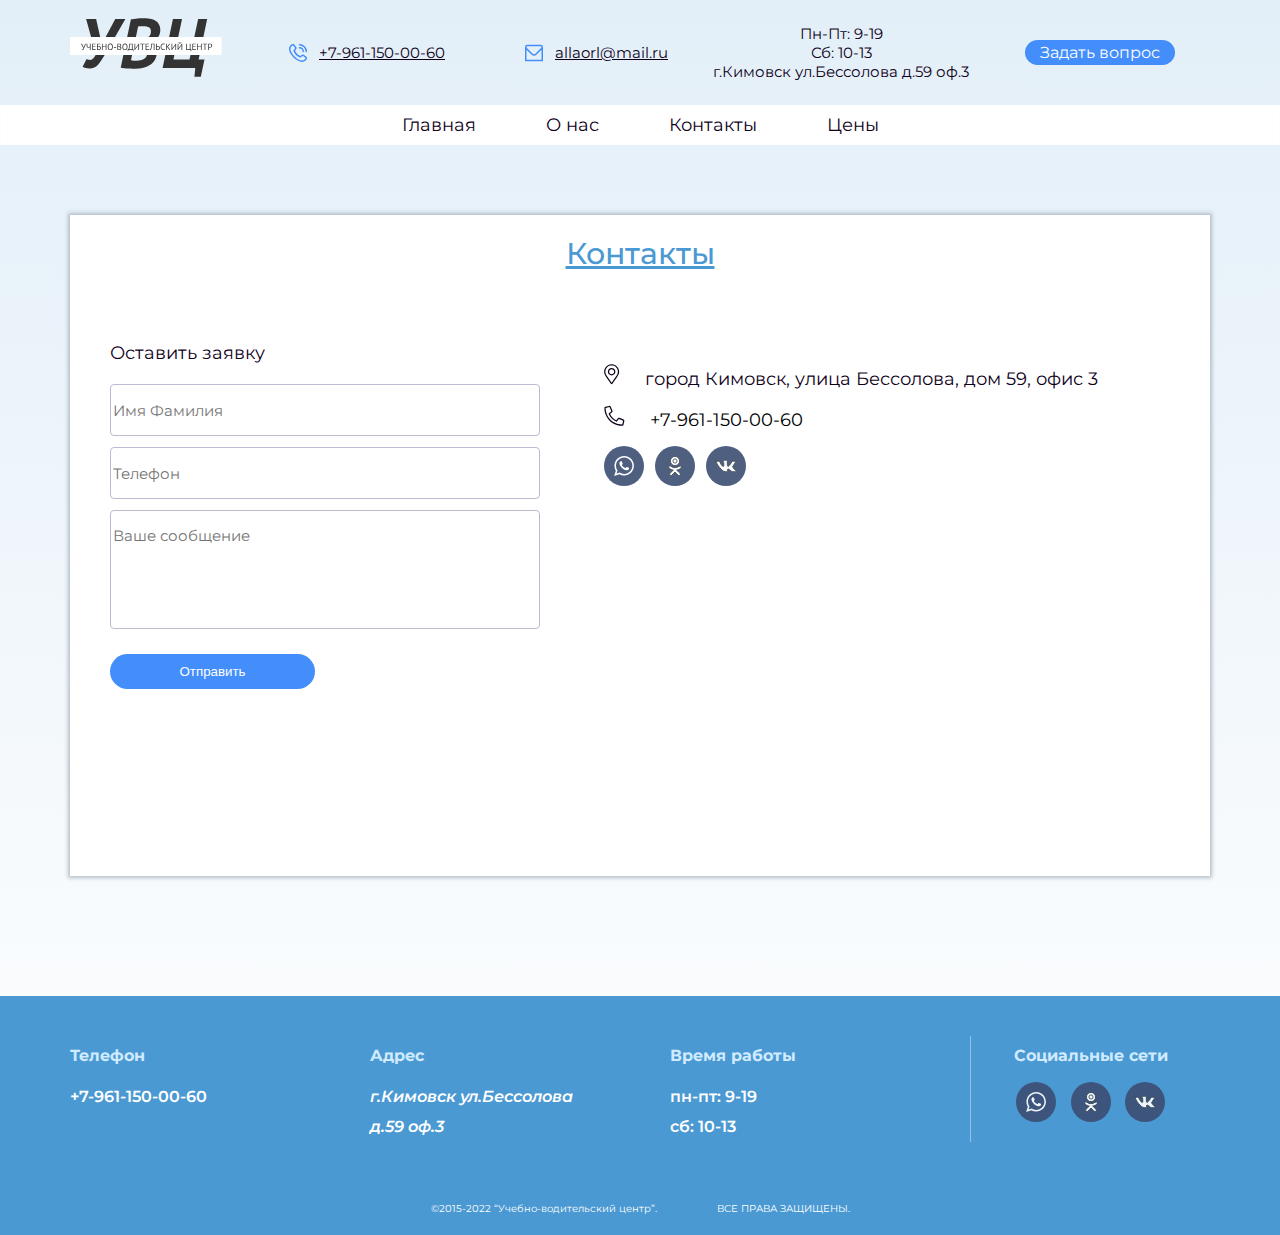
<file: contacts.html>
<!DOCTYPE html>
<html lang="ru">
<head>
    <meta charset="UTF-8">
    <meta http-equiv="X-UA-Compatible" content="IE=edge">
    <meta name="viewport" content="width=device-width, initial-scale=1.0">
    <meta name="description" content="Пройди обучение в автошколе и получи права категории А и Б. Учебно-водительский центр - профессиональные инструкторы и современный автопарк в городе Кимовск">
    <title>Автошкола в Кимовске: отучиться на права категории А и Б - Учебно-водительский центр | Контакты</title>
    <link rel="preconnect" href="https://fonts.googleapis.com">
    <link rel="preconnect" href="https://fonts.gstatic.com" crossorigin>
    <link href="https://fonts.googleapis.com/css2?family=Montserrat:wght@400;500;600;700&display=swap" rel="stylesheet">
    <link rel="stylesheet" href="css/main.css">
</head>
<body>
    <header>
        <div class="container">
            <div class="header-els">
                <div class="header-icon">
                    <img src="img/logo.svg" alt="" class="logo">
                </div>
                <a href="tel:+7-961-150-00-60" class="item-menu menu-bg tel-menu">+7-961-150-00-60</a>
                <a href="mailto:allaorl@mail.ru" class="item-menu menu-bg mail-menu">allaorl@mail.ru</a>
                <p class="text-menu">Пн-Пт: 9-19 <br> Сб: 10-13 <br>
                    г.Кимовск ул.Бессолова д.59 оф.3 </p>
                <a href="contacts.html" class="header-el item-menu btn btn-menu">Задать вопрос</a>
            </div>
        </div>
    </header>
    <div class="nav">
        <div class="menu container">
            <a href="index.html" class="item-menu nav-menu">Главная</a>
            <a href="about.html" class="item-menu nav-menu">О нас</a>
            <a href="contacts.html" class="item-menu nav-menu">Контакты</a>
            <a href="price.html" class="item-menu nav-menu">Цены</a>
        </div>
    </div>
    <div class="container">
    <div class="contacts">
        <h1 class="title-h2 title-contact">
            Контакты
        </h1>
        <p>Оставить заявку</p>
        <div class="get-in-touch">
            <div>
                <form class="form-contacts">
                    <div class="form-group">
                        <input type="name" class="form-control contact-input" placeholder="Имя Фамилия" required>
                    </div>
                    <div class="form-group">
                        <input type="tel" class="form-control contact-input" placeholder="Телефон" required>
                    </div>
                    <div class="form-group">
                        <textarea type="text" class="form-control form-message contact-input" placeholder="Ваше сообщение"></textarea>
                    </div>
                    <div class="form-group text-right">
                        <button type="submit" class="btn btn-primary">Отправить</button>
                    </div>
                </form>
            </div>
            <div class="info">
                <ul class="list-reset">
                    <li class="info-item"> <img src="img/map.svg" alt=""> <addres class="info-text">город Кимовск, улица Бессолова, дом 59, офис 3</addres></li>
                    <li class="info-item"> <img src="img/phone.svg" alt=""> <a href="tel:+7-961-150-00-60" class="info-text">+7-961-150-00-60</a></li>
                    <li class="info-item info-social"> <a href="https://api.whatsapp.com/send?phone=79611500060&amp;text=%D0%9F%D1%80%D0%B8%D0%B2%D0%B5%D1%82!%20%D0%A5%D0%BE%D1%87%D1%83%20%D0%BF%D0%BE%D0%B4%D1%80%D0%BE%D0%B1%D0%BD%D0%B5%D0%B5%20%D1%83%D0%B7%D0%BD%D0%B0%D1%82%D1%8C%20%D0%BE%D0%B1%20%D0%BE%D0%B1%D1%83%D1%87%D0%B5%D0%BD%D0%B8%D0%B8." class="social-link social-link-whats" target="_blank" aria-label="link to whatsapp"></a>
                     <a href="https://ok.ru/group/53995600937186?st._aid=ExternalGroupWidget_OpenGroup" class="social-link social-link-odn" target="_blank" aria-label="link to odnoklassniki"></a>
                     <a href="https://vk.com/id431178431" class="social-link social-link-vk" target="_blank" aria-label="link to vk"></a></li>
                </ul>
                <iframe src="https://www.google.com/maps/embed?pb=!1m18!1m12!1m3!1d898.3884714732841!2d38.537358631865374!3d53.96697838673302!2m3!1f0!2f0!3f0!3m2!1i1024!2i768!4f13.1!3m3!1m2!1s0x413691678bd20489%3A0xe71950a7424bafab!2z0KPRh9C10LHQvdC-LdCy0L7QtNC40YLQtdC70YzRgdC60LjQuSDRhtC10L3RgtGA!5e0!3m2!1sru!2sru!4v1660657293572!5m2!1sru!2sru" width="500" height="350" style="border:0;" allowfullscreen="" loading="lazy" referrerpolicy="no-referrer-when-downgrade"></iframe>
            </div>
        </div>
    </div>
    </div>
    <footer>
        <div class="footer container">
            <div class="footer-top">
                <div class="footer-column">
                    <h3 class="footer-title">Телефон</h3>
                    <a href="tel:+7-961-150-00-60" class="footer-text">+7-961-150-00-60</a>
                </div>
                <div class="footer-column">
                    <h3 class="footer-title">Адрес</h3>
                    <address class="footer-text">г.Кимовск ул.Бессолова д.59 оф.3</address>
                </div>
                <div class="footer-column">
                    <h3 class="footer-title">Время работы</h3>
                    <p class="footer-text">пн-пт: 9-19 <br> сб: 10-13</p>
                </div>
                <div class="footer-column">
                    <h3 class="footer-title">Социальные сети</h3>
                    <ul class="social list-reset">
                        <li class="social-item"><a href="https://api.whatsapp.com/send?phone=79611500060&amp;text=%D0%9F%D1%80%D0%B8%D0%B2%D0%B5%D1%82!%20%D0%A5%D0%BE%D1%87%D1%83%20%D0%BF%D0%BE%D0%B4%D1%80%D0%BE%D0%B1%D0%BD%D0%B5%D0%B5%20%D1%83%D0%B7%D0%BD%D0%B0%D1%82%D1%8C%20%D0%BE%D0%B1%20%D0%BE%D0%B1%D1%83%D1%87%D0%B5%D0%BD%D0%B8%D0%B8." class="social-link social-link-whats" target="_blank" aria-label="link to whatsapp"></a></li>
                        <li class="social-item"><a href="https://ok.ru/group/53995600937186?st._aid=ExternalGroupWidget_OpenGroup" class="social-link social-link-odn" target="_blank" aria-label="link to odnoklassniki"></a></li>
                        <li class="social-item"><a href="https://vk.com/id431178431" class="social-link social-link-vk" target="_blank" aria-label="link to vk"></a></li>
                    </ul>
                </div>
            </div>
            <div class="footer-inf">
                <p>&copy;2015-2022 “Учебно-водительский центр”.</p>
                <p>ВСЕ ПРАВА ЗАЩИЩЕНЫ.</p>
            </div>
        </div>
    </footer>
</body>
</html>
</file>
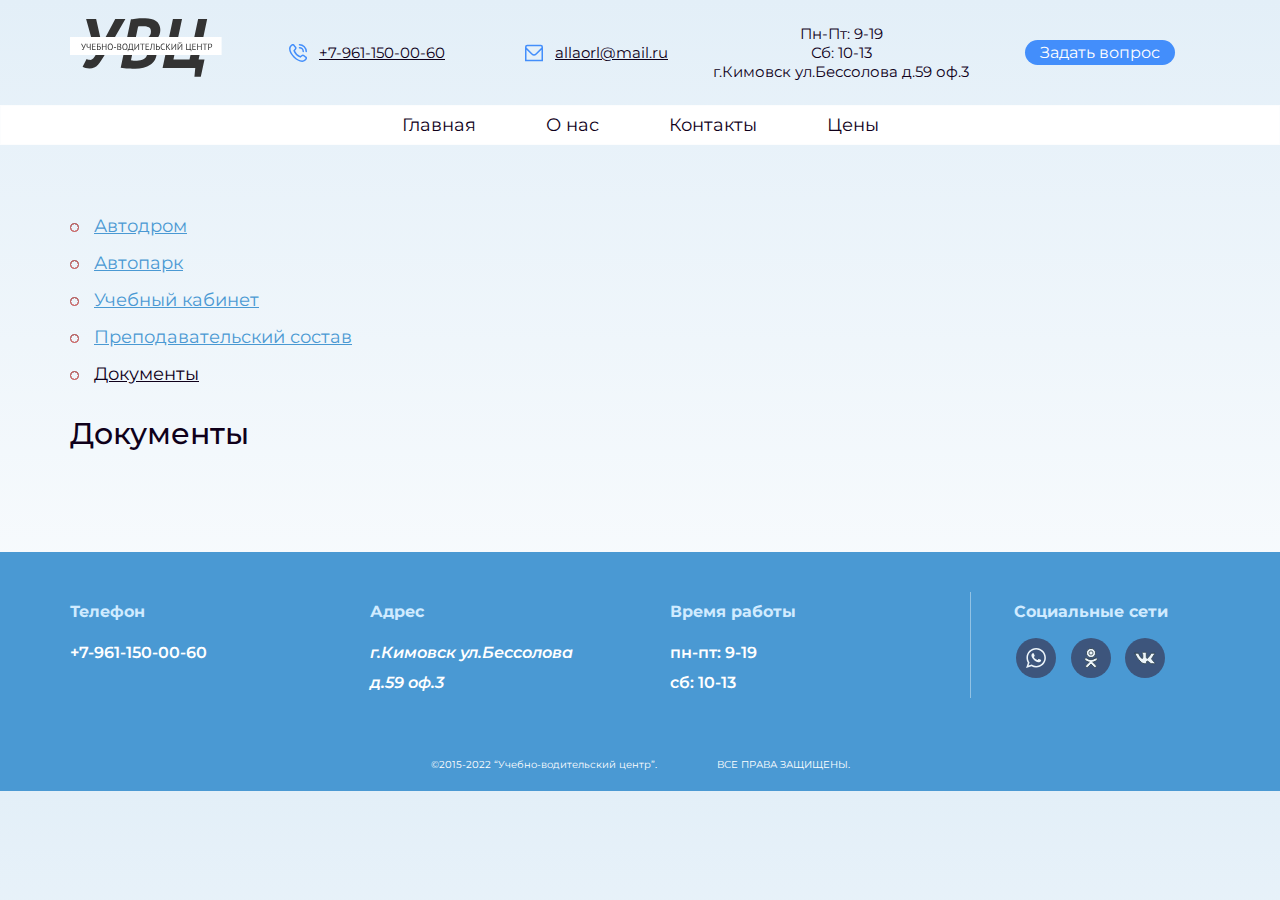
<file: documents.html>
<!DOCTYPE html>
<html lang="ru">
<head>
    <meta charset="UTF-8">
    <meta http-equiv="X-UA-Compatible" content="IE=edge">
    <meta name="viewport" content="width=device-width, initial-scale=1.0">
    <meta name="description" content="Пройди обучение в автошколе и получи права категории А и Б. Учебно-водительский центр - профессиональные инструкторы и современный автопарк в городе Кимовск">
    <title>Автошкола в Кимовске: отучиться на права категории А и Б - Учебно-водительский центр | Документы</title>
    <link rel="preconnect" href="https://fonts.googleapis.com">
    <link rel="preconnect" href="https://fonts.gstatic.com" crossorigin>
    <link href="https://fonts.googleapis.com/css2?family=Montserrat:wght@400;500;600;700&display=swap" rel="stylesheet">
    <link rel="stylesheet" href="css/main.css">
</head>
<body>
    <header>
        <div class="container">
            <div class="header-els">
                <div class="header-icon">
                    <img src="img/logo.svg" alt="" class="logo">
                </div>
                <a href="tel:+7-961-150-00-60" class="item-menu menu-bg tel-menu">+7-961-150-00-60</a>
                <a href="mailto:allaorl@mail.ru" class="item-menu menu-bg mail-menu">allaorl@mail.ru</a>
                <p class="text-menu">Пн-Пт: 9-19 <br> Сб: 10-13 <br>
                    г.Кимовск ул.Бессолова д.59 оф.3 </p>
                <a href="contacts.html" class="header-el item-menu btn btn-menu">Задать вопрос</a>
            </div>
        </div>
    </header>
    <div class="nav">
        <div class="menu container">
            <a href="index.html" class="item-menu nav-menu">Главная</a>
            <a href="about.html" class="item-menu nav-menu">О нас</a>
            <a href="contacts.html" class="item-menu nav-menu">Контакты</a>
            <a href="price.html" class="item-menu nav-menu">Цены</a>
        </div>
    </div>
    <div class="container">
        <div class="about-school">
            <ul class="list-reset list-info">
                <li class="item-info"><img src="img/Ellipse-2.svg" alt=""> <a href="autodrome.html" class="item-about">Автодром</a></li>
                <li class="item-info"><img src="img/Ellipse-2.svg" alt=""> <a href="car.html" class="item-about">Автопарк</a></li>
                <li class="item-info"><img src="img/Ellipse-2.svg" alt=""> <a href="class.html" class="item-about">Учебный кабинет</a></li>
                <li class="item-info"><img src="img/Ellipse-2.svg" alt=""> <a href="teachers.html" class="item-about">Преподавательский состав</a></li>
                <li class="item-info"><img src="img/Ellipse-2.svg" alt=""> <a href="documents.html" class="item-about current-link">Документы</a></li>
            </ul>

            <h1 class="title-about">Документы</h1>
            
        </div>
    </div>
    <footer>
        <div class="footer container">
            <div class="footer-top">
                <div class="footer-column">
                    <h3 class="footer-title">Телефон</h3>
                    <a href="tel:+7-961-150-00-60" class="footer-text">+7-961-150-00-60</a>
                </div>
                <div class="footer-column">
                    <h3 class="footer-title">Адрес</h3>
                    <address class="footer-text">г.Кимовск ул.Бессолова д.59 оф.3</address>
                </div>
                <div class="footer-column">
                    <h3 class="footer-title">Время работы</h3>
                    <p class="footer-text">пн-пт: 9-19 <br> сб: 10-13</p>
                </div>
                <div class="footer-column">
                    <h3 class="footer-title">Социальные сети</h3>
                    <ul class="social list-reset">
                        <li class="social-item"><a href="https://api.whatsapp.com/send?phone=79611500060&amp;text=%D0%9F%D1%80%D0%B8%D0%B2%D0%B5%D1%82!%20%D0%A5%D0%BE%D1%87%D1%83%20%D0%BF%D0%BE%D0%B4%D1%80%D0%BE%D0%B1%D0%BD%D0%B5%D0%B5%20%D1%83%D0%B7%D0%BD%D0%B0%D1%82%D1%8C%20%D0%BE%D0%B1%20%D0%BE%D0%B1%D1%83%D1%87%D0%B5%D0%BD%D0%B8%D0%B8." class="social-link social-link-whats" target="_blank" aria-label="link to whatsapp"></a></li>
                        <li class="social-item"><a href="https://ok.ru/group/53995600937186?st._aid=ExternalGroupWidget_OpenGroup" class="social-link social-link-odn" target="_blank" aria-label="link to odnoklassniki"></a></li>
                        <li class="social-item"><a href="https://vk.com/id431178431" class="social-link social-link-vk" target="_blank" aria-label="link to vk"></a></li>
                    </ul>
                </div>
            </div>
            <div class="footer-inf">
                <p>&copy;2015-2022 “Учебно-водительский центр”.</p>
                <p>ВСЕ ПРАВА ЗАЩИЩЕНЫ.</p>
            </div>
        </div>
    </footer>
    <script src="js/modal.js"></script>
</body>
</html>
</file>
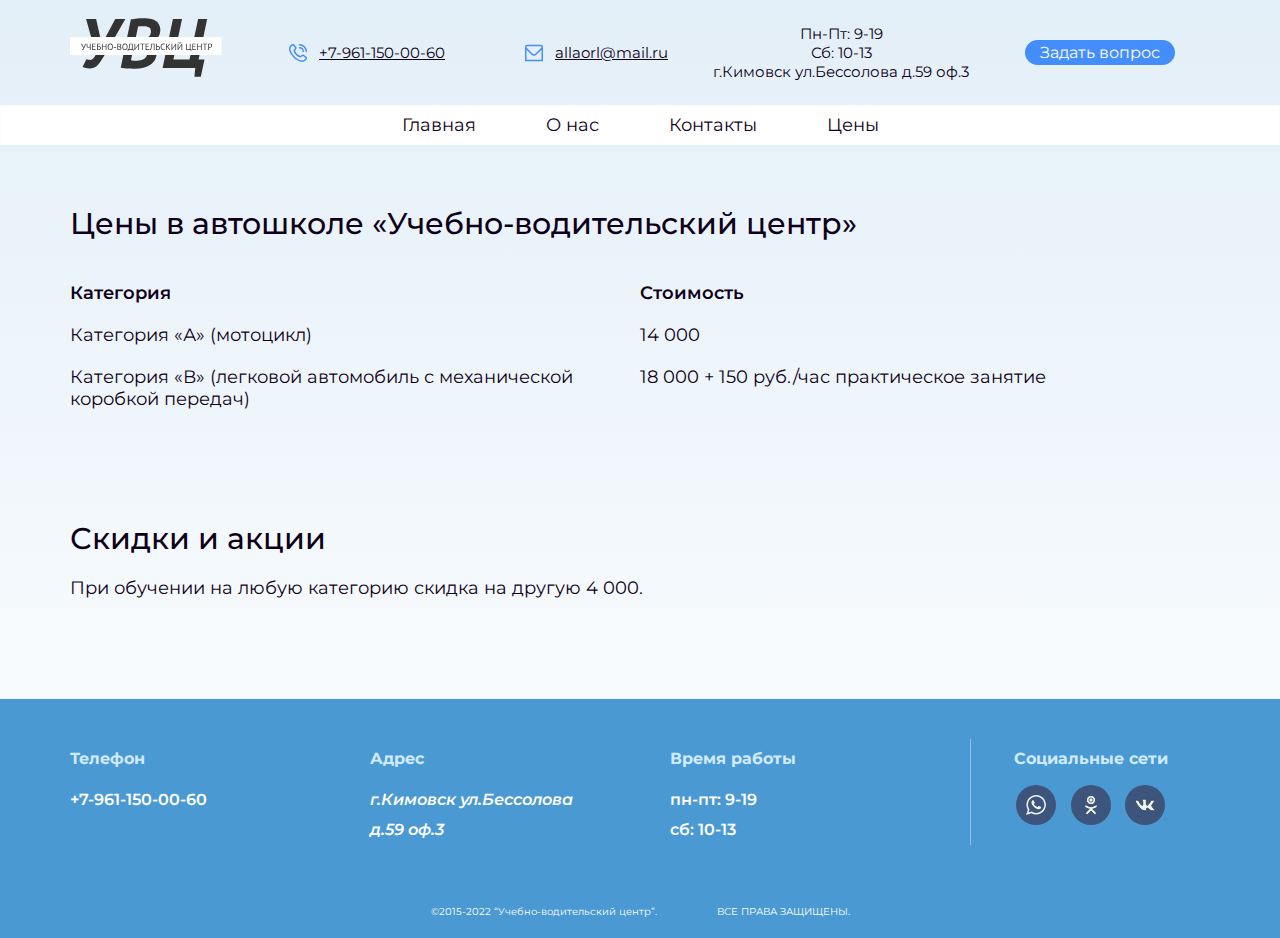
<file: price.html>
<!DOCTYPE html>
<html lang="ru">
<head>
    <meta charset="UTF-8">
    <meta http-equiv="X-UA-Compatible" content="IE=edge">
    <meta name="viewport" content="width=device-width, initial-scale=1.0">
    <meta name="description" content="Пройди обучение в автошколе и получи права категории А и Б. Учебно-водительский центр - профессиональные инструкторы и современный автопарк в городе Кимовск">
    <title>Автошкола в Кимовске: отучиться на права категории А и Б - Учебно-водительский центр | Цены</title>
    <link rel="preconnect" href="https://fonts.googleapis.com">
    <link rel="preconnect" href="https://fonts.gstatic.com" crossorigin>
    <link href="https://fonts.googleapis.com/css2?family=Montserrat:wght@400;500;600;700&display=swap" rel="stylesheet">
    <link rel="stylesheet" href="css/main.css">
</head>
<body>
    <header>
        <div class="container">
            <div class="header-els">
                <div class="header-icon">
                    <img src="img/logo.svg" alt="" class="logo">
                </div>
                <a href="tel:+7-961-150-00-60" class="item-menu menu-bg tel-menu">+7-961-150-00-60</a>
                <a href="mailto:allaorl@mail.ru" class="item-menu menu-bg mail-menu">allaorl@mail.ru</a>
                <p class="text-menu">Пн-Пт: 9-19 <br> Сб: 10-13 <br>
                    г.Кимовск ул.Бессолова д.59 оф.3 </p>
                <a href="contacts.html" class="header-el item-menu btn btn-menu">Задать вопрос</a>
            </div>
        </div>
    </header>
    <div class="hero">
        <div class="nav">
            <div class="menu container">
                <a href="index.html" class="item-menu nav-menu">Главная</a>
                <a href="about.html" class="item-menu nav-menu">О нас</a>
                <a href="contacts.html" class="item-menu nav-menu">Контакты</a>
                <a href="price.html" class="item-menu nav-menu">Цены</a>
            </div>
        </div>
    </div>
    <section class="price">
        <div class="container">
            <h1 class="title-about">Цены в автошколе «Учебно-водительский центр»</h1>
            <div class="table-price">
                <div class="categ">
                    <p class="table-title">Категория</p>
                    <p class="table-item">Категория «А» (мотоцикл)</p>
                    <p class="table-item">Категория «В» (легковой автомобиль с механической коробкой передач)</p>
                </div>
                <div class="money">
                    <p class="table-title">Стоимость</p>
                    <p class="table-item">14 000</p>
                    <p class="table-item">18 000 + 150 руб./час практическое занятие</p>
                </div>
            </div>
            <h2 class="h2-price">Скидки и акции</h2>
            <p class="price-text">При обучении на любую категорию скидка на другую 4 000.</p>
        </div>
    </section>
    <footer>
        <div class="footer container">
            <div class="footer-top">
                <div class="footer-column">
                    <h3 class="footer-title">Телефон</h3>
                    <a href="tel:+7-961-150-00-60" class="footer-text">+7-961-150-00-60</a>
                </div>
                <div class="footer-column">
                    <h3 class="footer-title">Адрес</h3>
                    <address class="footer-text">г.Кимовск ул.Бессолова д.59 оф.3</address>
                </div>
                <div class="footer-column">
                    <h3 class="footer-title">Время работы</h3>
                    <p class="footer-text">пн-пт: 9-19 <br> сб: 10-13</p>
                </div>
                <div class="footer-column">
                    <h3 class="footer-title">Социальные сети</h3>
                    <ul class="social list-reset">
                        <li class="social-item"><a href="https://api.whatsapp.com/send?phone=79611500060&amp;text=%D0%9F%D1%80%D0%B8%D0%B2%D0%B5%D1%82!%20%D0%A5%D0%BE%D1%87%D1%83%20%D0%BF%D0%BE%D0%B4%D1%80%D0%BE%D0%B1%D0%BD%D0%B5%D0%B5%20%D1%83%D0%B7%D0%BD%D0%B0%D1%82%D1%8C%20%D0%BE%D0%B1%20%D0%BE%D0%B1%D1%83%D1%87%D0%B5%D0%BD%D0%B8%D0%B8." class="social-link social-link-whats" target="_blank" aria-label="link to whatsapp"></a></li>
                        <li class="social-item"><a href="https://ok.ru/group/53995600937186?st._aid=ExternalGroupWidget_OpenGroup" class="social-link social-link-odn" target="_blank" aria-label="link to odnoklassniki"></a></li>
                        <li class="social-item"><a href="https://vk.com/id431178431" class="social-link social-link-vk" target="_blank" aria-label="link to vk"></a></li>
                    </ul>
                </div>
            </div>
            <div class="footer-inf">
                <p>&copy;2015-2022 “Учебно-водительский центр”.</p>
                <p>ВСЕ ПРАВА ЗАЩИЩЕНЫ.</p>
            </div>
        </div>
    </footer>
</body>
</html>
</file>
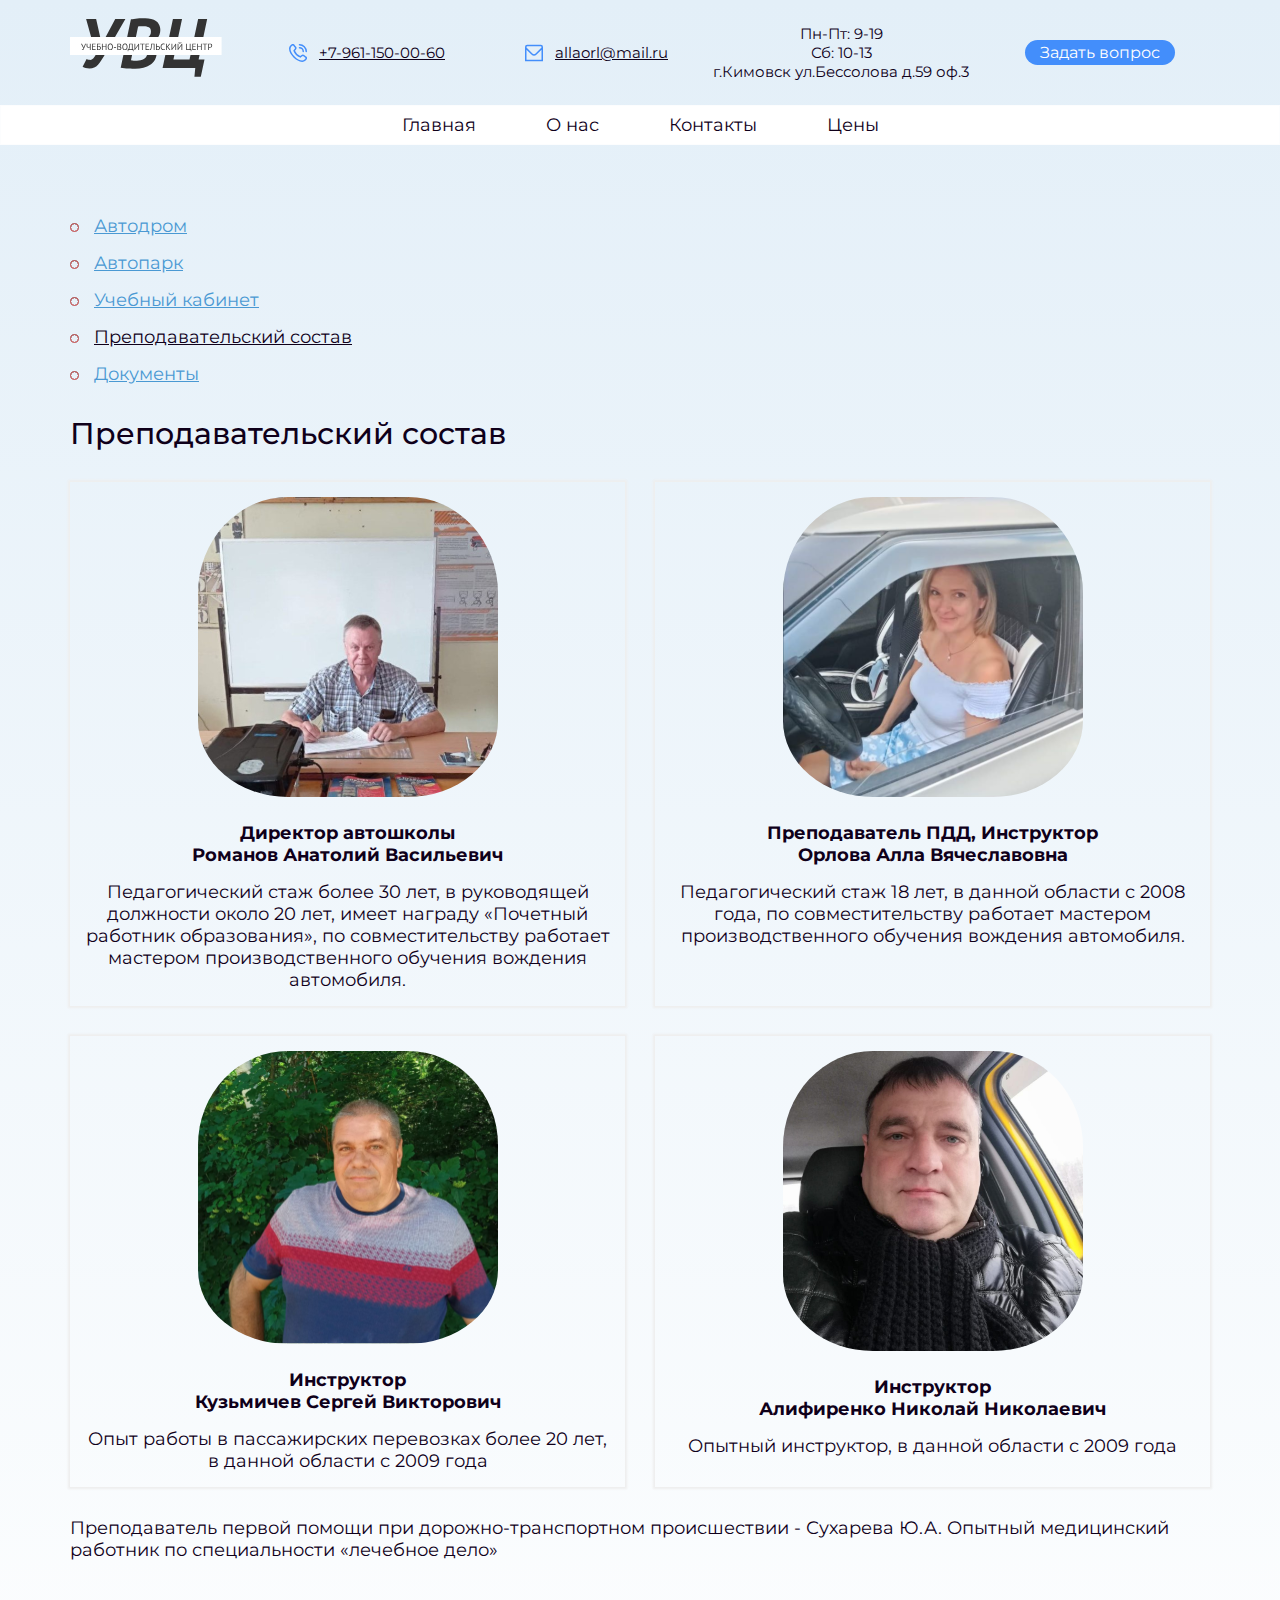
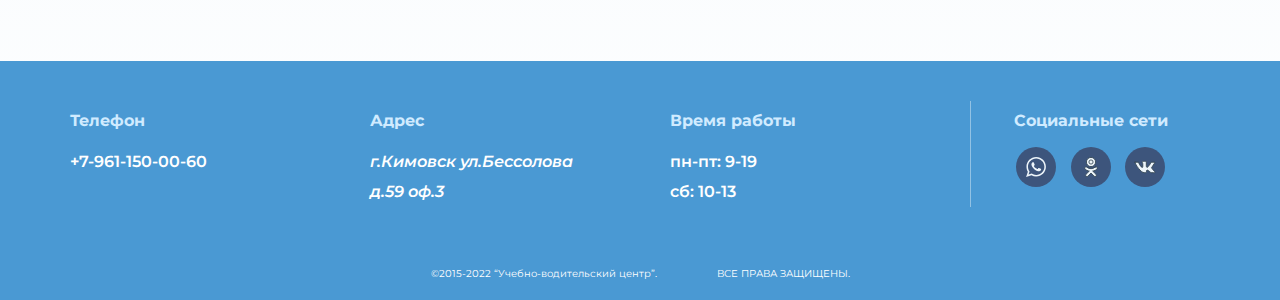
<file: teachers.html>
<!DOCTYPE html>
<html lang="ru">
<head>
    <meta charset="UTF-8">
    <meta http-equiv="X-UA-Compatible" content="IE=edge">
    <meta name="viewport" content="width=device-width, initial-scale=1.0">
    <meta name="description" content="Пройди обучение в автошколе и получи права категории А и Б. Учебно-водительский центр - профессиональные инструкторы и современный автопарк в городе Кимовск">
    <title>Автошкола в Кимовске: отучиться на права категории А и Б - Учебно-водительский центр | Преподаватели</title>
    <link rel="preconnect" href="https://fonts.googleapis.com">
    <link rel="preconnect" href="https://fonts.gstatic.com" crossorigin>
    <link href="https://fonts.googleapis.com/css2?family=Montserrat:wght@400;500;600;700&display=swap" rel="stylesheet">
    <link rel="stylesheet" href="css/main.css">
</head>
<body>
    <header>
        <div class="container">
            <div class="header-els">
                <div class="header-icon">
                    <img src="img/logo.svg" alt="" class="logo">
                </div>
                <a href="tel:+7-961-150-00-60" class="item-menu menu-bg tel-menu">+7-961-150-00-60</a>
                <a href="mailto:allaorl@mail.ru" class="item-menu menu-bg mail-menu">allaorl@mail.ru</a>
                <p class="text-menu">Пн-Пт: 9-19 <br> Сб: 10-13 <br>
                    г.Кимовск ул.Бессолова д.59 оф.3 </p>
                <a href="contacts.html" class="header-el item-menu btn btn-menu">Задать вопрос</a>
            </div>
        </div>
    </header>
    <div class="nav">
        <div class="menu container">
            <a href="index.html" class="item-menu nav-menu">Главная</a>
            <a href="about.html" class="item-menu nav-menu">О нас</a>
            <a href="contacts.html" class="item-menu nav-menu">Контакты</a>
            <a href="price.html" class="item-menu nav-menu">Цены</a>
        </div>
    </div>
    <div class="container">
        <div class="about-school">
            <ul class="list-reset list-info">
                <li class="item-info"><img src="img/Ellipse-2.svg" alt=""> <a href="autodrome.html" class="item-about">Автодром</a></li>
                <li class="item-info"><img src="img/Ellipse-2.svg" alt=""> <a href="car.html" class="item-about">Автопарк</a></li>
                <li class="item-info"><img src="img/Ellipse-2.svg" alt=""> <a href="class.html" class="item-about">Учебный кабинет</a></li>
                <li class="item-info"><img src="img/Ellipse-2.svg" alt=""> <a href="teachers.html" class="item-about current-link">Преподавательский состав</a></li>
                <li class="item-info"><img src="img/Ellipse-2.svg" alt=""> <a href="documents.html" class="item-about">Документы</a></li>
            </ul>

            <h1 class="title-about">Преподавательский состав</h1>
            <div class="teachers">
                <div class="teacher">
                    <img src="img/r.svg" class="img-teach"alt="">
                    <p class="title-teach">Директор автошколы <br> Романов Анатолий Васильевич</p>
                    <p class="teach-text">Педагогический стаж более 30 лет, в руководящей должности около 20 лет, имеет награду «Почетный работник образования», по совместительству работает мастером производственного обучения вождения автомобиля.</p>
                </div>
                <div class="teacher">
                    <img src="img/alla.svg" class="img-teach"alt="">
                    <p class="title-teach">Преподаватель ПДД, Инструктор <br> Орлова Алла Вячеславовна</p>
                    <p class="teach-text">Педагогический стаж 18 лет, в данной области с 2008 года, по совместительству работает мастером производственного обучения вождения автомобиля.</p>
                </div>
            </div>
            <div class="teachers">
                <div class="teacher">
                    <img src="img/sergey.svg" class="img-teach" alt="">
                    <p class="title-teach">Инструктор <br> Кузьмичев Сергей Викторович</p>
                    <p class="teach-text">Опыт работы в пассажирских перевозках более 20 лет, в данной области с 2009 года</p>
                </div>
                <div class="teacher">
                    <img src="img/nikolay.svg" class="img-teach" alt="">
                    <p class="title-teach">Инструктор <br> Алифиренко Николай Николаевич</p>
                    <p class="teach-text">Опытный инструктор, в данной области с 2009 года</p>
                </div>
            </div>
            <p class="teach-text">Преподаватель первой помощи при дорожно-транспортном  происшествии - Сухарева Ю.А. Опытный медицинский работник по специальности «лечебное дело»</p>
        </div>
    </div>
    <footer>
        <div class="footer container">
            <div class="footer-top">
                <div class="footer-column">
                    <h3 class="footer-title">Телефон</h3>
                    <a href="tel:+7-961-150-00-60" class="footer-text">+7-961-150-00-60</a>
                </div>
                <div class="footer-column">
                    <h3 class="footer-title">Адрес</h3>
                    <address class="footer-text">г.Кимовск ул.Бессолова д.59 оф.3</address>
                </div>
                <div class="footer-column">
                    <h3 class="footer-title">Время работы</h3>
                    <p class="footer-text">пн-пт: 9-19 <br> сб: 10-13</p>
                </div>
                <div class="footer-column">
                    <h3 class="footer-title">Социальные сети</h3>
                    <ul class="social list-reset">
                        <li class="social-item"><a href="https://api.whatsapp.com/send?phone=79611500060&amp;text=%D0%9F%D1%80%D0%B8%D0%B2%D0%B5%D1%82!%20%D0%A5%D0%BE%D1%87%D1%83%20%D0%BF%D0%BE%D0%B4%D1%80%D0%BE%D0%B1%D0%BD%D0%B5%D0%B5%20%D1%83%D0%B7%D0%BD%D0%B0%D1%82%D1%8C%20%D0%BE%D0%B1%20%D0%BE%D0%B1%D1%83%D1%87%D0%B5%D0%BD%D0%B8%D0%B8." class="social-link social-link-whats" target="_blank" aria-label="link to whatsapp"></a></li>
                        <li class="social-item"><a href="https://ok.ru/group/53995600937186?st._aid=ExternalGroupWidget_OpenGroup" class="social-link social-link-odn" target="_blank" aria-label="link to odnoklassniki"></a></li>
                        <li class="social-item"><a href="https://vk.com/id431178431" class="social-link social-link-vk" target="_blank" aria-label="link to vk"></a></li>
                    </ul>
                </div>
            </div>
            <div class="footer-inf">
                <p>&copy;2015-2022 “Учебно-водительский центр”.</p>
                <p>ВСЕ ПРАВА ЗАЩИЩЕНЫ.</p>
            </div>
        </div>
    </footer>
    <script src="js/modal.js"></script>
</body>
</html>
</file>
<file: css/main.css>
body{
    font-family: 'Montserrat', sans-serif;
    color: #0F001A;
    font-size: 18px;
    padding: 0;
	margin: 0;
    background: rgb(255,255,255);
    background: linear-gradient(0deg, rgba(255,255,255,1) 0%, rgba(227,239,248,1) 100%);
    
}

h1, h2, h3, h4, h5, h6, p {
	margin: 0;
}

a{
    text-decoration: none;
    color: #000;
}

.list-reset{
    margin: 0;
    padding: 0;
    list-style-type: none;
}

.container{
    max-width: 1140px;
    margin: 0 auto;
}

.hero{
    background: rgb(255,255,255);
    background: linear-gradient(0deg, rgba(255,255,255,1) 0%, rgba(227,239,248,1) 100%);
}

header{
    background: rgb(255,255,255, 0);
}

.header-els{
    display: flex;
    align-items: center;
    justify-content: space-between;
    padding: 10px 0;
    font-size: 15px;
    text-align: center;
}

.nav{
    background-color: #ffffff;
    border: 0.5px solid rgba(244, 248, 252, 0.3);
    padding: 8px 0;
}

.menu{
    display: flex;
    align-items: center;
    justify-content: center;
}

.item-menu {
    margin: 0 35px;
    text-decoration: none;
    color: #0F001A;
}

.tel-menu{
    padding-left: 30px;
    background-image: url(../img/phone-call-free-icon-font.svg);
}

.mail-menu{
    padding-left: 30px;
    background-image: url(../img/envelope-free-icon-font.svg);
}

.menu-bg{
    text-decoration: underline;
    margin-right: 24px;
    background-position: 0 center;
    background-repeat: no-repeat;
    display: inline-block;
}

.item-menu:hover{
    color: #4A99D3;
}

.subscription-page{
    padding-bottom: 70px;
    padding-top: 50px;
}

.wrapper{
    display: flex;
    justify-content: space-between;
    align-items:center;
}

.title{
    font-weight: 600;
    font-size: 42px;
    padding-bottom: 30px;

}

.offer-text{
    font-weight: 500;
    font-size: 16px;
    padding-bottom: 40px;
}

span{
    font-size: 24px;
    display: block;
    padding-bottom: 10px;
}

.btn{
    width: 205px;
    color: #fff;
    background: #438EFB;
    padding: 5px 25px;
    display: block;
    text-align: center;
	text-decoration: none;
    border-radius: 50px;
    transition: all 0.5s ease;
}

.btn:hover{
    opacity: 0.7;
    cursor: pointer;
}

.btn-menu{
    padding: 3px 5px;
    width: 140px;
    font-size: 16px;
}

.offer-img{
    width: 586px;
}

.learn{
    background-color: #EDF5FB;
    padding-top: 60px;
}

.learn-cards{
    display: grid;
    grid-template-columns: repeat(2,1fr);
    gap: 60px;
}

.learn-card{
    display: flex;
}

.learn-item{
    padding-left: 15px;
}

.learn-title{
    font-size: 24px;
    font-weight: 600;
}

.learn-text{
    font-size: 14px;
}

.img-learn{
    width: 55%;
    height: 55%;
    object-fit: cover;
}

.privilege{
    background-color: #fff;
    padding-top: 60px;
    padding-bottom: 60px;
}

.title-h2{
    font-weight: 500;
    font-size: 30px;
    margin-bottom: 70px;
    text-align: center;
}

.privilege-card{
    display: grid;
    grid-template-columns: repeat(3,1fr);
    gap: 200px;
    text-align: center;
}

.item-card{
    position: relative;
}

.img-card{
    height: 95px;
    width: 95px;
    padding-bottom: 25px;
}

.comment{
    padding: 50px 0;
}

.form-control {
    display: flex;
    justify-content: center;
    margin-bottom: 11px;
    width: 474px;
    border: 1px solid #bfb8d1;
    font-size: 15px;
    height: 48px;
    width: 344px;
    font-family: 'Montserrat', sans-serif;
}

.btn-primary{
    border: 0;
    padding: 10px 20px;
    margin-top: 25px;
}

.row{
    display: grid;
    grid-template-columns: repeat(2,1fr);
    gap: 200px;
    padding: 0 100px;
}

.text-right{
    text-align: right;
    font-size: 14px;
}

.alert-primary{
    font-weight: 500;
    padding-bottom: 15px;
}

.alert-success{
    padding-bottom: 30px;
}

footer{
    margin-top: 10px;
    background-color: #4A99D3;
}

.footer-top{
    padding: 40px 0;
    display: grid;
    grid-template-columns: repeat(4,1fr);
    gap: 60px;
}

.footer-title{
    display: block;
    margin-bottom: 6px;
    font-size: 16px;
    line-height: 40px;
    color: #D0EBFF;
}

.footer-text{
    font-weight: 600;
    font-size: 16px;
    line-height: 30px;
    color: #fff;
    text-decoration: none;
}

.footer-column:last-child{
    text-align: center;
    gap: 20px;
    border-left: 1px solid rgba(255, 255, 255, 0.4);
}

.footer-inf p:first-child {
    margin-right: 60px;
}

.footer-inf {
    color: #fff;
    text-align: center;
    padding: 20px 20px;
    display: flex;
    justify-content: center;
    font-size: 10px;
}

.social{
    display: flex;
    align-items: center;
    justify-content: space-between;
    padding: 0 45px;
}

.social-link{
    display: block;
    width: 40px;
    height: 40px;
    background-position: center;
    background-repeat: no-repeat;
    background-size: 40px auto;
    background-color: #3c4e73;
    border-radius: 100%;
    opacity: 0.9;

    transition: opacity 0.3s ease-in-out;
}

.social-link:not(:last-child){
    margin-right: 11px;
}

.social-link:hover{
    opacity: 1;
    background-color: #ff56239c;
}

.social-link-whats{
    background-image: url("../img/whats.svg");
}
.social-link-odn{
    background-image: url("../img/ok.svg");
}
.social-link-vk{
    background-image: url("../img/vk2.svg");
}

.contacts{
    background-color: #fff;
    margin-top: 70px;
    margin-bottom: 120px;
    padding: 20px 40px;
    box-shadow: 0 0 4px 2px #B4BEC8;
}

.title-contact{
    text-decoration: underline;
    color: #4A99D3;
}

.form-control{
    border-radius: 4px;
}

.form-contacts{
    margin-top: 20px;
}

.contact-input{
    width: 100%;
}

.form-message{
    height: 100px;
    resize: none;
    padding-top: 15px;
}

.get-in-touch{
    display: grid;
    grid-template-columns: 40% 60%;
}

.info{
    padding-left: 70px;
}

.info-item{
    padding-bottom: 15px;
}

.info-social{
    display: flex;
}

.info-text{
    padding: 0 20px;
}

.about-school{
    margin-top: 70px;
    margin-bottom: 100px;
}

.title-about{
    font-weight: 500;
    font-size: 30px;
    margin-bottom: 30px;
}

.about-text{
    line-height: 1.5;
    margin-bottom: 15px;
    text-align: justify;
}

.item-about{
    text-decoration: underline;
    margin-left: 10px;
    color:  #4A99D3;
}

.item-about:hover{
    color: #0F001A;
}

.current-link{
    color: #0F001A;
}

.list-info{
    padding-bottom: 15px;
}

.item-info{
    padding-bottom: 15px;
}

.autodrome-img{
    width: 40%;
    object-fit: cover;
    transition: 1s;
    margin: 0 auto;
}

.autodrome-img:hover{
    transform: scale(1.1);
    opacity: 0.9;
    cursor: pointer;
}

.img-wrap{
    display: flex;
}

.teachers{
    display: grid;
    grid-template-columns: repeat(2,1fr);
    gap: 30px;
    text-align: center;
    padding-bottom: 30px;
}

.teacher{
    padding: 15px 15px;
    box-shadow: 0 0 2px 2px #EEEEEE;
}

.title-teach{
    font-weight: 700;
    padding-bottom: 15px;
}

.img-teach{
    padding-bottom: 20px;
    border-radius: 30%;
}

.modal{
    display: none;
    position: fixed;
    z-index: 1;
    padding-top: 100px;
    left: 0;
    top: 0;
    width: 100%;
    height: 100%;
    overflow: auto;
    background-color: rgb(0,0,0);
    background-color: rgb(0,0,0, 0.9);
}

.modal-content{
    margin: auto;
    display: block;
    width: 50%;
    object-fit: cover;
    text-align: center;
    color: #ccc;
    padding: 10px 0;
}

.modal-content, #caption{
    -webkit-animation-name: zoom;
    -webkit-animation-duration: 0.6s;
    animation-name: zoom;
    animation-duration: 0.6s;
}

@-webkit-keyframes zoom{
    from{-webkit-transform: scale(0)}
    to{-webkit-transform: scale(1)}
}
@keyframes zoom{
    from{transform: scale(0)}
    to{transform: scale(1)}
}

.close{
    position: absolute;
    top: 15px;
    right: 35px;
    color: #f1f1f1;
    font-size: 40px;
    font-weight: bold;
    transition: 0.3s;
}
.close:hover, .close:focus{
    color: #bbb;
    text-decoration: none;
    cursor: pointer;
}

@media only screen and (max-width: 700px){
    .modal-content{width: 100%;}
}

.price{
    padding-top: 60px;
}

.table-price{
    display: grid;
    grid-template-columns: repeat(2,1fr);
    padding-top: 10px;
    margin-bottom: 100px;
}

.table-title{
    font-weight: 600;
    padding-bottom: 10px;
}

.table-item{
    padding: 10px 0;
}

.h2-price{
    font-weight: 500;
    font-size: 30px;
    margin-bottom: 20px;
}

.price-text{
    margin-bottom: 100px;
}

#wrapper-modal {
    width: 100%;
    height: 100%;
    display: none;
}

#wrapper-modal.active {
    display: block;
}

#overlay {
    position: absolute;
    top: 0;
    left: 0;
    width: 100%;
    height: 100%;
    z-index: 1;
    background-color: #000;
    opacity: 0.5;
}

#modal-window {
    position: absolute;
    top: 50%;
    left: 50%;
    transform: translate(-50%,-50%);
    width: 600px;
    height: 450px;
    z-index: 2;
    background-color: #ffffff;
}

.title-rec{
   font-size: 28px;
   font-weight: 600;
   padding-bottom: 50px;
}

.form-rec{
    padding-top: 35px;
    margin: 40px 40px;
    text-align: center;
    display:flex; 
    flex-direction: column;
    align-items: center;
}

.index-input{
    margin-bottom: 20px;
}

.btn-rec{
    font-size: 16px;
}

@media screen and (max-width: 1200px){
    .container{
        width: 960px;
    }

    .row{
        gap: 50px;
        padding: 0 100px;
    }
}

@media screen and (max-width: 992px){
    .container{
        width: 720px;
    }
    .logo{
        width: 120px;
    }
    .item-menu {
        margin: 0 4px;
        font-size: 12px;
    }
    .text-menu{
        font-size: 12px;
    }
    .btn-menu{
        width: 100px;
    }
    .nav-menu{
        margin: 0 20px;
    }
    .title{
        font-size: 36px;
    }
    .offer-img {
        width: 450px;
    }
    .img-learn {
        width: 48%;
        height: 48%;
    }
    .privilege-card {
        gap: 50px;
    }
    .row {
        padding: 0 50px;
    }
    .footer-top{
        gap: 30px;
    }
}

@media screen and (max-width: 768px){
    .container{
        width: 540px;
    }
    .logo{
        width: 95px;
    }
    .item-menu {
        margin: 0 4px;
        font-size: 9px;
    }
    .text-menu{
        font-size: 9px;
    }
    .btn-menu{
        width: 50px;
    }
    .tel-menu{
        background-size: 12px;
        padding-left: 17px;
    }
    .mail-menu{
        background-size: 12px;
        padding-left: 17px;
    }
    .nav-menu{
        margin: 0 15px;
    }
    .wrapper {
        display: block;
    }
    .title{
        font-size: 28px;
    }
    .btn {
        width: 120px;
        font-size: 14px;
    }
    .offer-img {
        width: 350px;
    }
    .learn-cards {
        display: block;
    }
    .img-learn {
        width: 35%;
        height: 35%;
        margin-bottom: 20px;
    }
    .img-card{
        height: 70px;
        width: 70px;
    }
    .card-title{
        font-size: 14px;
    }
    .form-control{
        width: 250px;
    }
    .footer-title{
        font-size: 12px;
    }
    .footer-text{
        font-size: 10px;
    }
    .footer-top{
        gap: 15px;
    }
    .teachers{
        display: block;
    }
    .table-price{
        gap: 15px;
    }
    .contact-input{
        width: 400px;
    }
    .info-item{
        font-size: 16px;
    }
    .get-in-touch{
        display: block;
    }
    .form-contacts{
        margin-bottom: 50px;
    }
    .info {
        padding-left: 0px;
    }
    .info-text {
        padding: 0;
    }
    iframe{
        width: 450px;
    }
}

@media screen and (max-width: 576px){
    .container{
        width: 90%;
    }
    .logo{
        width: 60px;
    }
    .item-menu {
        margin: 0 4px;
        font-size: 9px;
    }
    .text-menu{
        font-size: 9px;
    }
    .nav-menu{
        margin: 0 15px;
    }
    .title{
        font-size: 20px;
        padding-bottom: 15px;
    }
    span{
        font-size: 18px;
    }
    .offer-text{
        font-size: 12px;
        padding-bottom: 20px;
    }
    .btn {
        width: 100px;
        font-size: 10px;
    }
    .btn-menu{
        width: 30px;
        font-size: 8px;
    }
    .offer-img {
        margin-top: 25px;
        width: 300px;
    }
    .subscription-page{
        padding-bottom: 25px;
    }
    .title-h2{
        font-size: 24px;
    }
    .learn-title{
        font-size: 16px;
    }
    .learn-text{
        font-size: 12px;
    }
    .privilege-card {
        grid-template-columns: repeat(1,1fr);
        padding: 0 80px;
        gap: 30px;
    }
    .img-card{
        padding-bottom: 5px;
    }
    .row {
        gap: 15px;
        padding: 0;
    }
    .form-control {
        width: 200px;
    }
    .alert{
        font-size: 14px;
    }
    .text-right {
        font-size: 10px;
    }
    label{
        font-size: 14px;
    }
    .form-control{
        font-size: 12px;
    }
    .btn-primary{
        width: 120px;
    }
    .footer-title{
        font-size: 9px;
        margin-bottom: 0;
        line-height: 1;
        padding-bottom: 20px;
    }
    .footer-text{
        font-size: 7px;
        line-height: 1.5;
    }
    .footer-top{
        gap: 10px;
    }
    .social{
        padding: 0 5px;
    }
    .title-about{
        font-size: 24px;
    }
    .about-text{
        font-size: 16px;
    }
    .img-teach{
        width: 250px;
    }
    .teach-text{
        font-size: 13px;
    }
    iframe{
        width: 290px;
    }
    .h2-price{
        font-size: 24px;
    }
}
</file>
